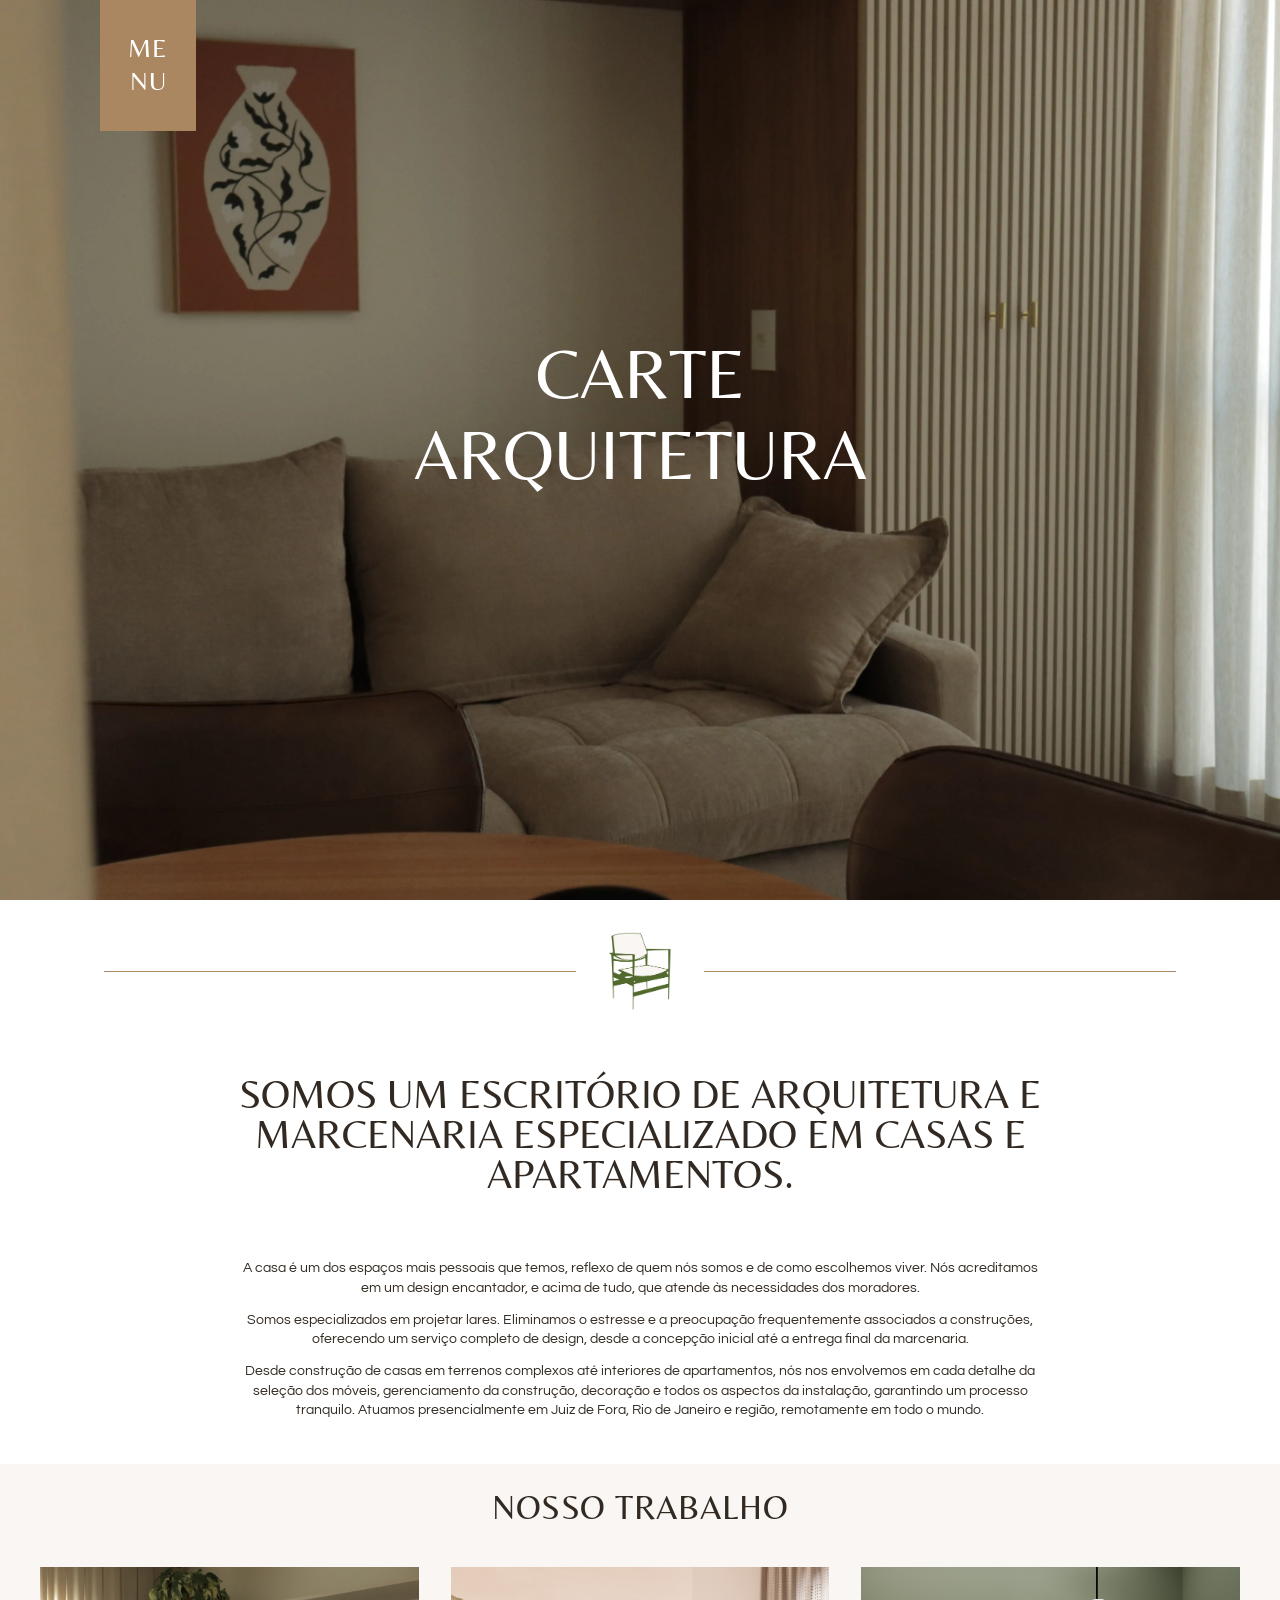
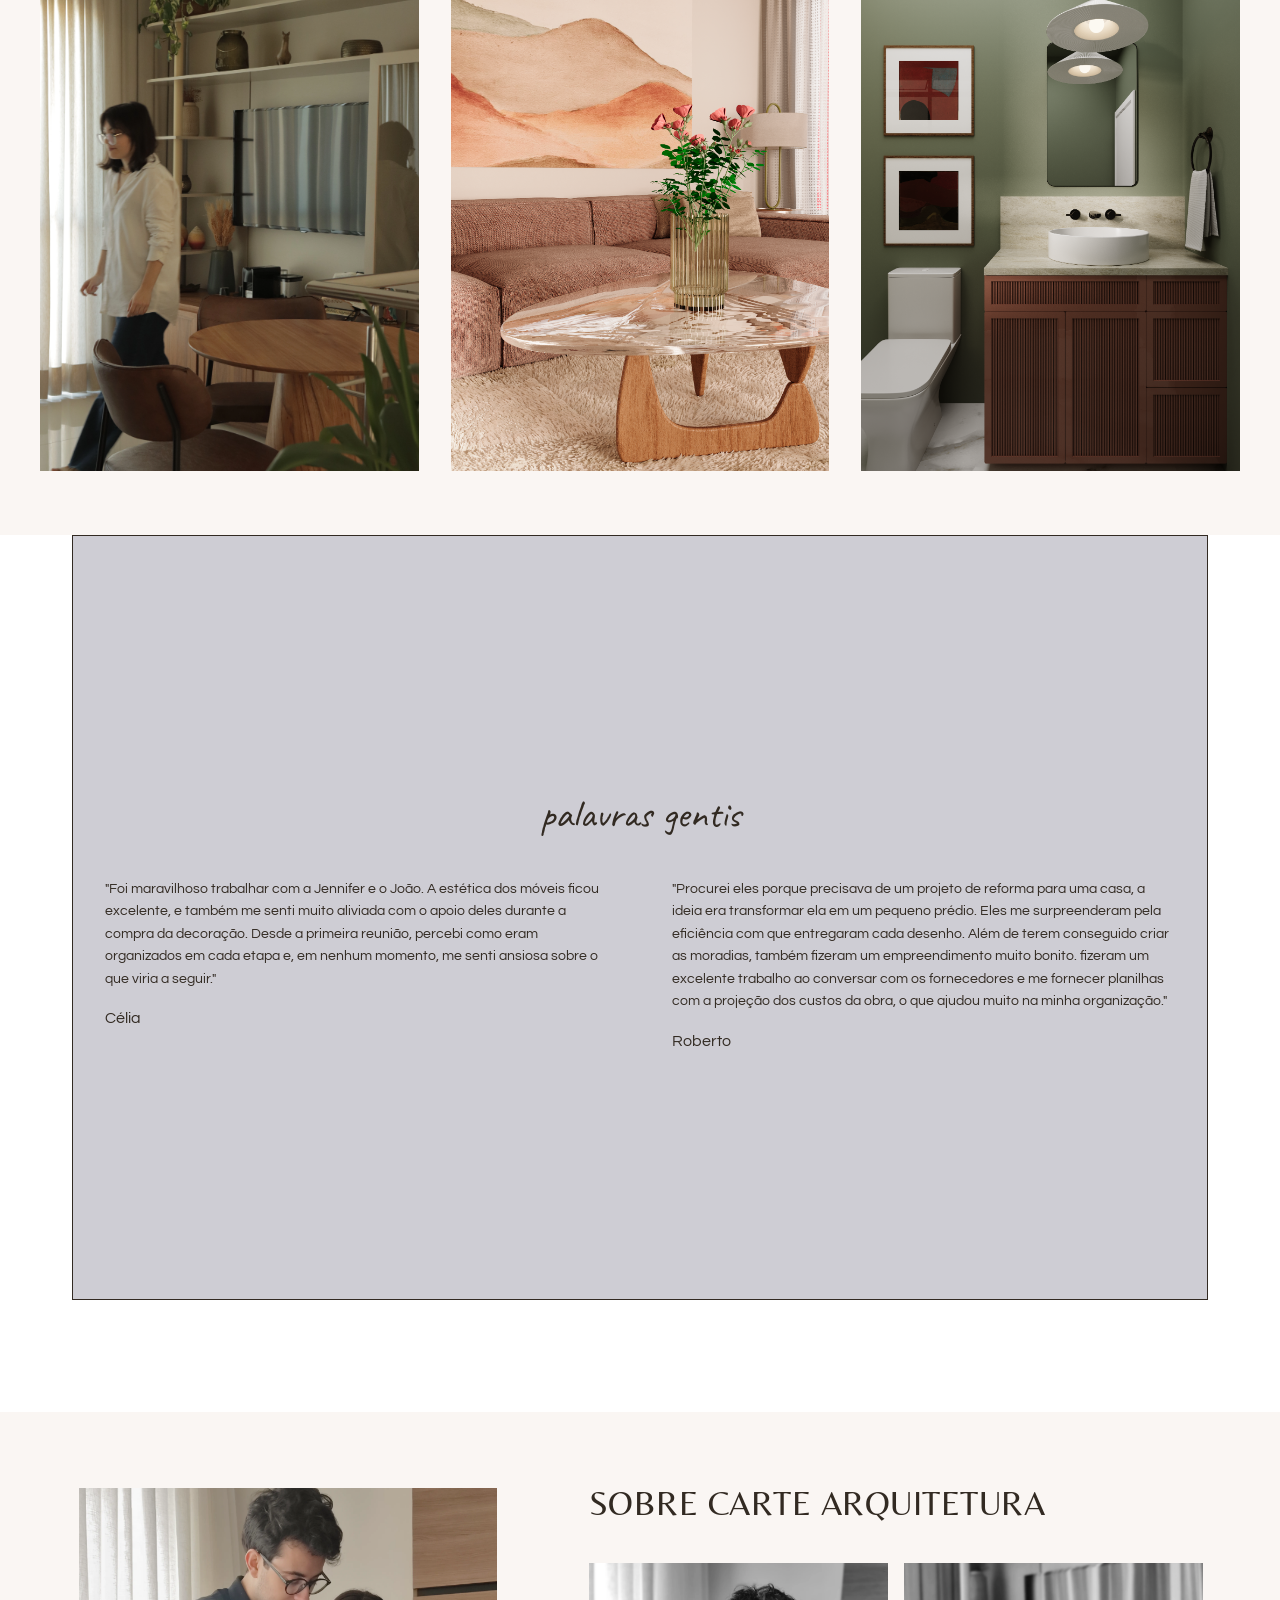
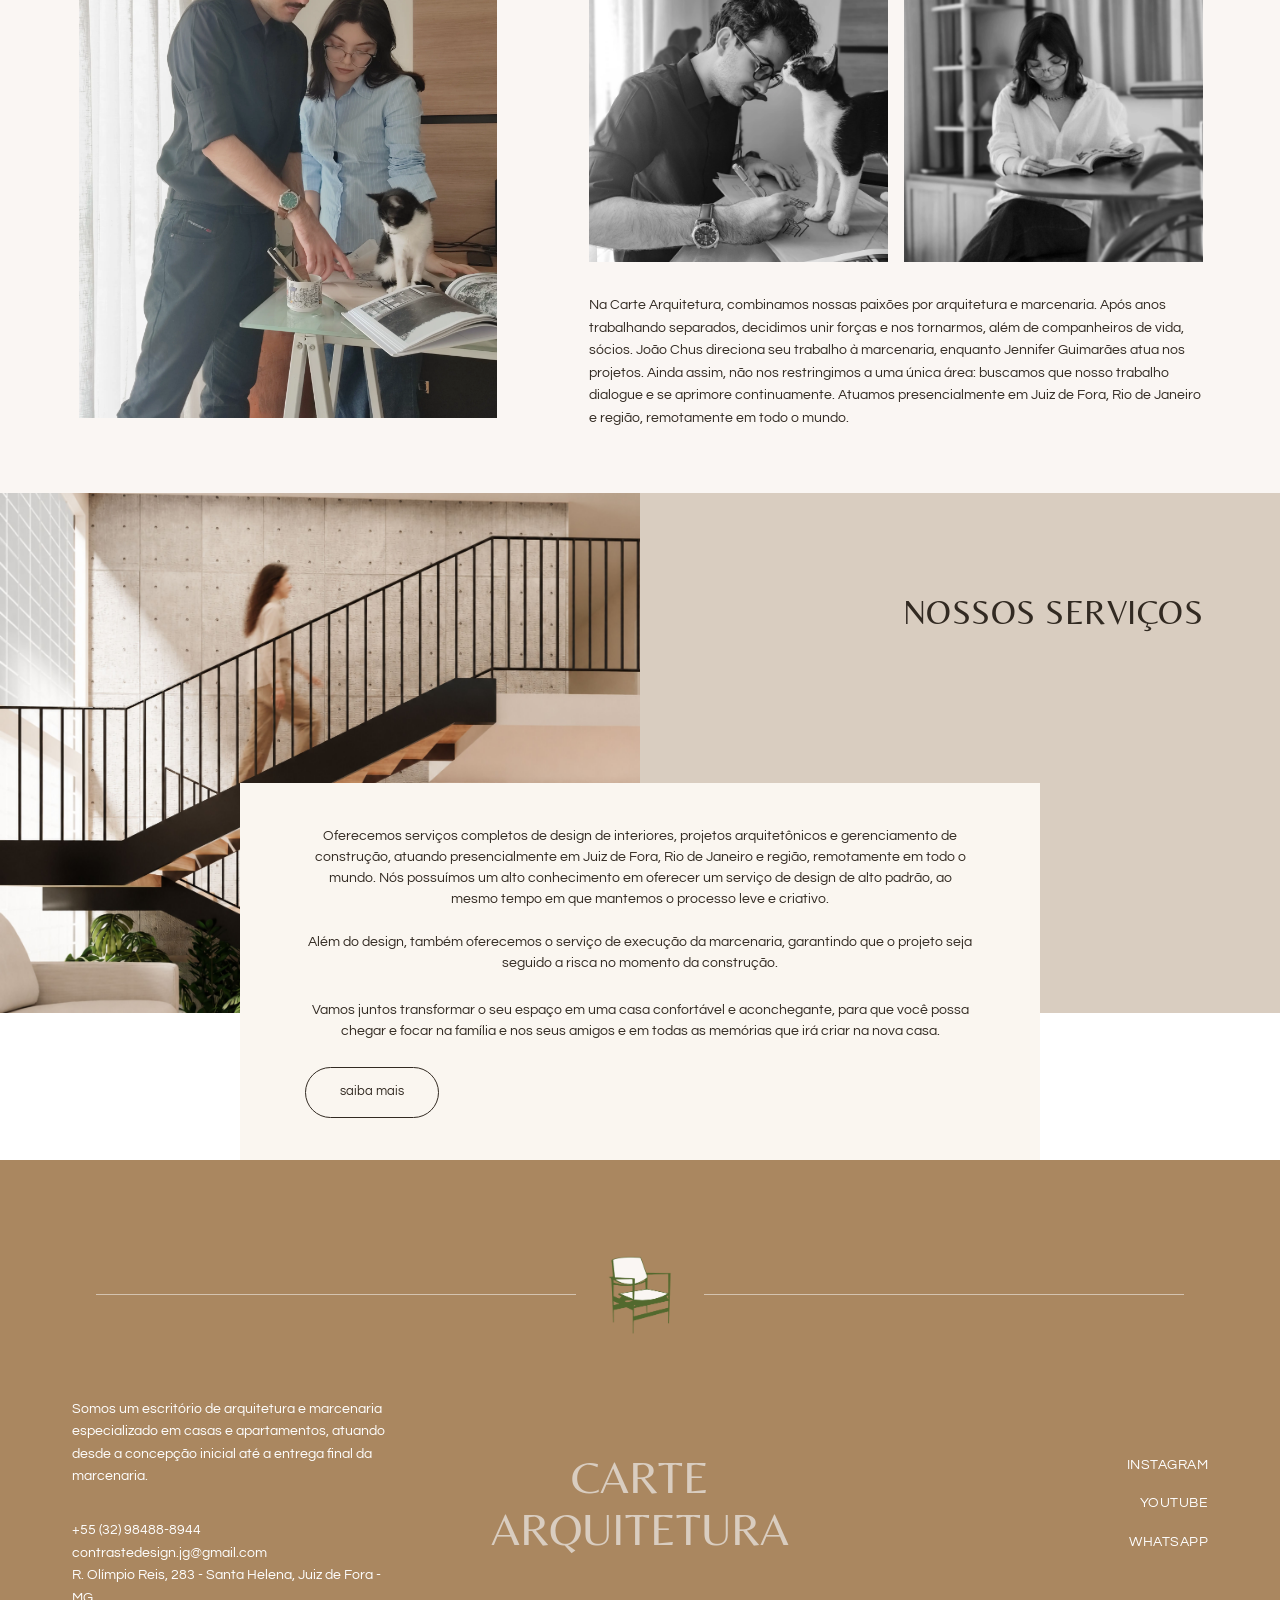
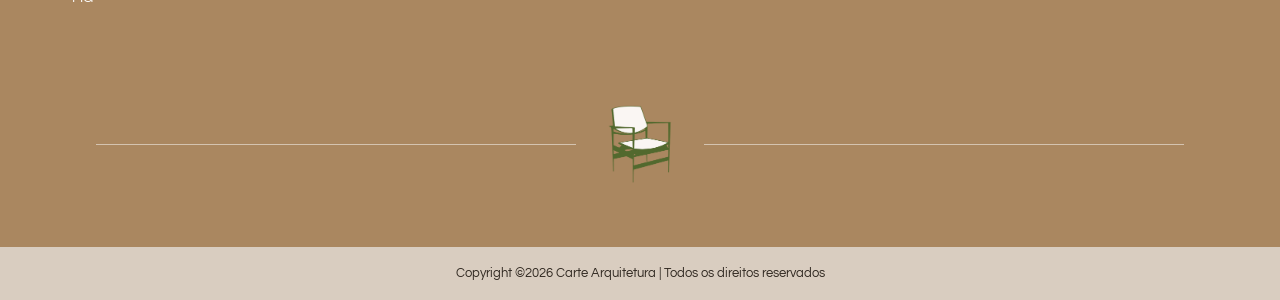
<file: index.html>
<!DOCTYPE html>
<html lang="pt-BR">
<head>
<script type="application/ld+json">
{
  "@context": "https://schema.org",
  "@type": "Architect",
  "name": "Carte Arquitetura",
  "description": "Escritório de arquitetura e marcenaria, especializado em design de interiores para casas e apartamentos.",
  "url": "https://cartearquitetura.com.br/",
  "telephone": "+55-32-98488-8944",
  "email": "contrastedesign.jg@gmail.com",
  "image": "https://cartearquitetura.com.br/hero-bg.jpg",
  "address": {
    "@type": "PostalAddress",
    "addressLocality": "Juiz de Fora",
    "addressRegion": "MG",
    "addressCountry": "BR"
  },
  "areaServed": [
    { "@type": "City", "name": "Juiz de Fora" },
    { "@type": "City", "name": "Rio de Janeiro" }
  ],
  "sameAs": [
    "https://www.instagram.com/contrastedesign.jg/",
    "https://www.youtube.com/@contrastedesignjg"
  ]
}
</script>
<!-- Google tag (gtag.js) -->
<script async src="https://www.googletagmanager.com/gtag/js?id=G-247QB3XGF3"></script>
<script>
  window.dataLayer = window.dataLayer || [];
  function gtag(){dataLayer.push(arguments);}
  gtag('js', new Date());

  gtag('config', 'G-247QB3XGF3');
</script>
<meta name="google-site-verification" content="S3x1yWpjDYBZO-mI0UfkAVxLpwSKcDq6yCak5mZS2Ms" />
<meta charset="UTF-8">
<meta name="viewport" content="width=device-width, initial-scale=1.0">
<title>Carte Arquitetura</title>
<meta name="description" content="Escritório de arquitetura de interiores e marcenaria, especializado em casas e apartamentos.">
<link rel="canonical" href="https://cartearquitetura.com.br">

<link rel="preconnect" href="https://fonts.googleapis.com">
<link rel="preconnect" href="https://fonts.gstatic.com" crossorigin>
<link href="https://fonts.googleapis.com/css2?family=Belleza&family=Questrial&family=Caveat:wght@500;600&display=swap" rel="stylesheet">

<link rel="stylesheet" href="style.css">
<link rel="icon" type="image/png" href="/imagens/favicon.png">
</head>
<body>

<!-- ===================== HERO / HEADER ===================== -->
<header class="hero" id="home">
  <div class="hero__overlay" id="heroOverlay"></div>

  <button class="menu-btn" id="menuBtn" aria-expanded="false" aria-controls="siteNav">
    ME<br>NU
  </button>

  <div class="hero__headline">
    <h1>CARTE<br>ARQUITETURA</h1>
  </div>

  <nav class="site-nav" id="siteNav">
    <div class="site-nav__links">
      <a href="#home" class="nav-link">Home</a>
      <a href="servicos.html" class="nav-link">Serviços</a>
      <a href="#sobre" class="nav-link">Sobre</a>
      <a href="#trabalho" class="nav-link">Portfolio</a>
      <a href="#contato" class="nav-link">Contato</a>
    </div>
    <div class="site-nav__info">
      <p>Somos um escritório de arquitetura e marcenaria especializado em casas e apartamentos, atuando desde a concepção inicial até a entrega final da marcenaria.</p>
      <a href="#contato" class="btn-round">contato</a>
    </div>
  </nav>
</header>

<!-- ===================== INTRO ===================== -->
<section class="intro">
  <div class="divider">
    <img src="imagens/favicon.png" alt="Carte Arquitetura" class="divider__mark">
  </div>
  <div class="intro__content">
    <h2>Somos um escritório de arquitetura e marcenaria especializado em casas e apartamentos.</h2>
    <p>A casa é um dos espaços mais pessoais que temos, reflexo de quem nós somos e de como escolhemos viver. Nós acreditamos em um design encantador, e acima de tudo, que atende às necessidades dos moradores.</p>
    <p>Somos especializados em projetar lares. Eliminamos o estresse e a preocupação frequentemente associados a construções, oferecendo um serviço completo de design, desde a concepção inicial até a entrega final da marcenaria.</p>
    <p>Desde construção de casas em terrenos complexos até interiores de apartamentos, nós nos envolvemos em cada detalhe da seleção dos móveis, gerenciamento da construção, decoração e todos os aspectos da instalação, garantindo um processo tranquilo. Atuamos presencialmente em Juiz de Fora, Rio de Janeiro e região, remotamente em todo o mundo.</p>
  </div>
</section>

<!-- ===================== NOSSO TRABALHO ===================== -->
<section class="trabalho" id="trabalho">
  <h2 class="section-title">NOSSO TRABALHO</h2>
  <div class="trabalho__grid">
    <!-- cada projeto ainda precisa de uma página própria — por enquanto os links apontam para arquivos que vamos criar -->
    <a href="projeto-1.html" class="trabalho__item">
      <img src="imagens/projeto1.webp" alt="Reforma de apartamento em Juiz de Fora com marcenaria e iluminação. Uso de iluminação em camadas para trazer um ambiente mais aconchegante. Integração dos objetos da família no novo projeto.">
    </a>

    <a href="projeto-2.html" class="trabalho__item">
      <img src="imagens/projeto2.webp" alt="Construção de casa de alto padrão em Santos Dumont, Minas Gerais. Casa com estilo mediterrâneo com arcos.">
    </a>

    <a href="projeto-3.html" class="trabalho__item">
      <img src="imagens/projeto3.webp" alt="Reforma de apartamento em Juiz de Fora. Apartamento antigo reformado.">
    </a>
  </div>
</section>

<!-- ===================== DEPOIMENTOS ===================== -->
<section class="depoimentos">
  <div class="depoimentos__card">
    <h2 class="script-title">palavras gentis</h2>
    <div class="depoimentos__grid">
      <blockquote>
        <p>"Foi maravilhoso trabalhar com a Jennifer e o João. A estética dos móveis ficou excelente, e também me senti muito aliviada com o apoio deles durante a compra da decoração. Desde a primeira reunião, percebi como eram organizados em cada etapa e, em nenhum momento, me senti ansiosa sobre o que viria a seguir."</p>
        <cite>Célia</cite>
      </blockquote>
      <blockquote>
        <p>"Procurei eles porque precisava de um projeto de reforma para uma casa, a ideia era transformar ela em um pequeno prédio. Eles me surpreenderam pela eficiência com que entregaram cada desenho. Além de terem conseguido criar as moradias, também fizeram um empreendimento muito bonito.  fizeram um excelente trabalho ao conversar com os fornecedores e me fornecer planilhas com a projeção dos custos da obra, o que ajudou muito na minha organização."</p>
        <cite>Roberto</cite>
      </blockquote>
    </div>
  </div>
</section>

<!-- ===================== SOBRE ===================== -->
<section class="sobre" id="sobre">

  <div class="sobre__image-main">
    <img src="imagens/sobre1.webp" alt="Carte Arquitetura">
  </div>

  <div class="sobre__content">

    <h2 class="section-title">SOBRE CARTE ARQUITETURA</h2>

    <div class="sobre__thumbs">

      <div class="sobre__thumb">
        <img src="imagens/sobre2.webp" alt="Carte Arquitetura">
      </div>

      <div class="sobre__thumb">
        <img src="imagens/sobre3.webp" alt="Carte Arquitetura">
      </div>

    </div>

    <p>Na Carte Arquitetura, combinamos nossas paixões por arquitetura e marcenaria. Após anos trabalhando separados, decidimos unir forças e nos tornarmos, além de companheiros de vida, sócios. João Chus direciona seu trabalho à marcenaria, enquanto Jennifer Guimarães atua nos projetos. Ainda assim, não nos restringimos a uma única área: buscamos que nosso trabalho dialogue e se aprimore continuamente. Atuamos presencialmente em Juiz de Fora, Rio de Janeiro e região, remotamente em todo o mundo.</p>

  </div>

</section>

<!-- ===================== NOSSOS SERVIÇOS ===================== -->
<section class="servicos" id="servicos">
  <div class="servicos__photo"></div>
  <div class="servicos__panel">
    <h2 class="section-title">NOSSOS SERVIÇOS</h2>
  </div>
  <div class="servicos__card">
    <p>Oferecemos serviços completos de design de interiores, projetos arquitetônicos e gerenciamento de construção, atuando presencialmente em Juiz de Fora, Rio de Janeiro e região, remotamente em todo o mundo. Nós possuímos um alto conhecimento em oferecer um serviço de design de alto padrão, ao mesmo tempo em que mantemos o processo leve e criativo.<br><br>Além do design, também oferecemos o serviço de execução da marcenaria, garantindo que o projeto seja seguido a risca no momento da construção.</p>
    <p>Vamos juntos transformar o seu espaço em uma casa confortável e aconchegante, para que você possa chegar e focar na família e nos seus amigos e em todas as memórias que irá criar na nova casa.</p>
  <a href="servicos.html" class="btn-round">saiba mais</a>
  </div>
</section>

<!-- ===================== FOOTER / CONTATO ===================== -->
<footer class="footer" id="contato">
  <div class="divider divider--light">
    <img src="imagens/favicon.png" alt="" class="divider__mark">
  </div>

  <div class="footer__content">
    <div class="footer__info">
      <p>Somos um escritório de arquitetura e marcenaria especializado em casas e apartamentos, atuando desde a concepção inicial até a entrega final da marcenaria.</p>
      <p class="footer__contact">
        <a href="tel:+5532984888944">+55 (32) 98488-8944</a><br>
        <a href="mailto:contrastedesign.jg@gmail.com">contrastedesign.jg@gmail.com</a>
        <a href="tel:+5532984888944">R. Olímpio Reis, 283 - Santa Helena, Juiz de Fora - MG</a>
      </p>
    </div>

    <div class="footer__wordmark">
      <h2>CARTE<br>ARQUITETURA</h2>
    </div>

    <div class="footer__social">
      <a href="https://www.instagram.com/contrastedesign.jg/" target="_blank" rel="noopener">Instagram</a>
      <a href="https://www.youtube.com/@contrastedesignjg" target="_blank" rel="noopener">Youtube</a>
      <a href="https://api.whatsapp.com/send/?phone=5532984888944&text&type=phone_number&app_absent=0" target="_blank" rel="noopener noreferrer">WhatsApp</a>
    </div>
  </div>

  <div class="divider divider--light">
    <img src="imagens/favicon.png" alt="" class="divider__mark">
  </div>

  <div class="footer__bottom">
    <p>Copyright ©2026 Carte Arquitetura | Todos os direitos reservados</p>
  </div>
</footer>

<script src="script.js"></script>
</body>
</html>
</file>
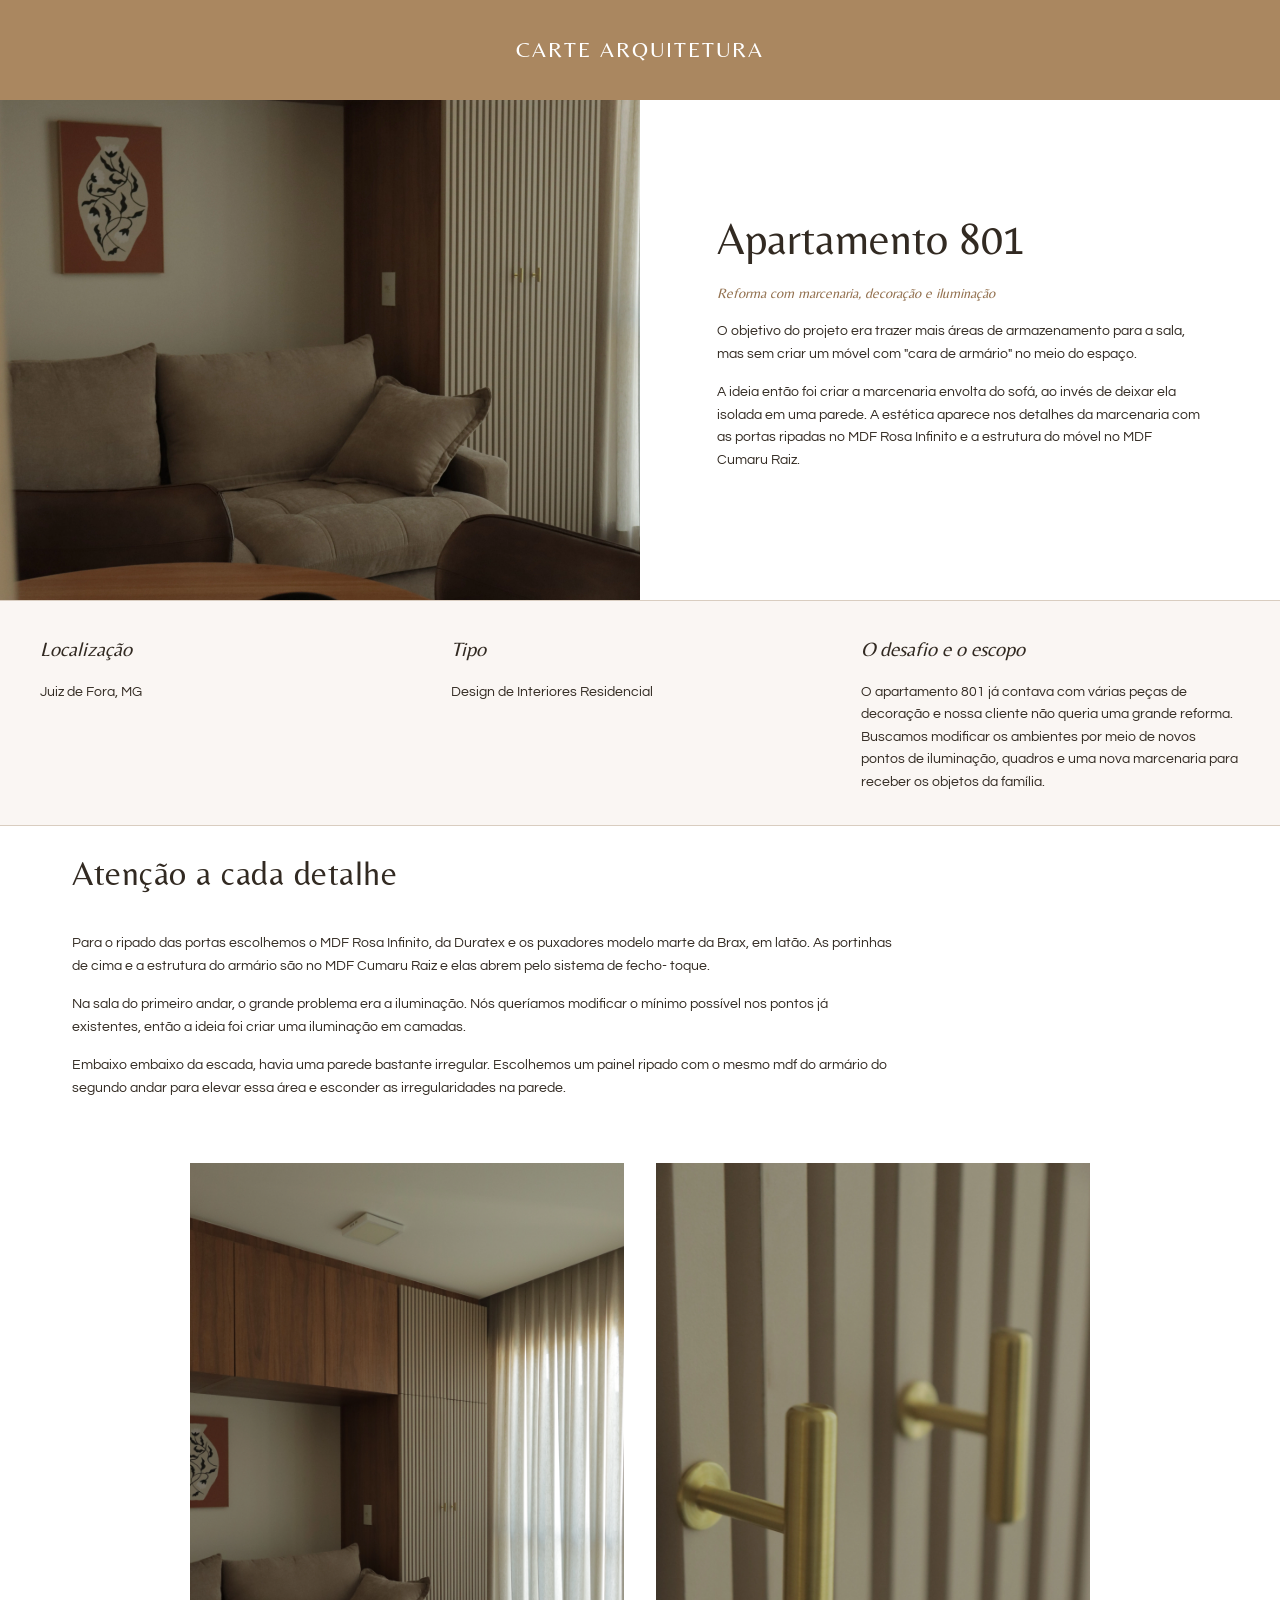
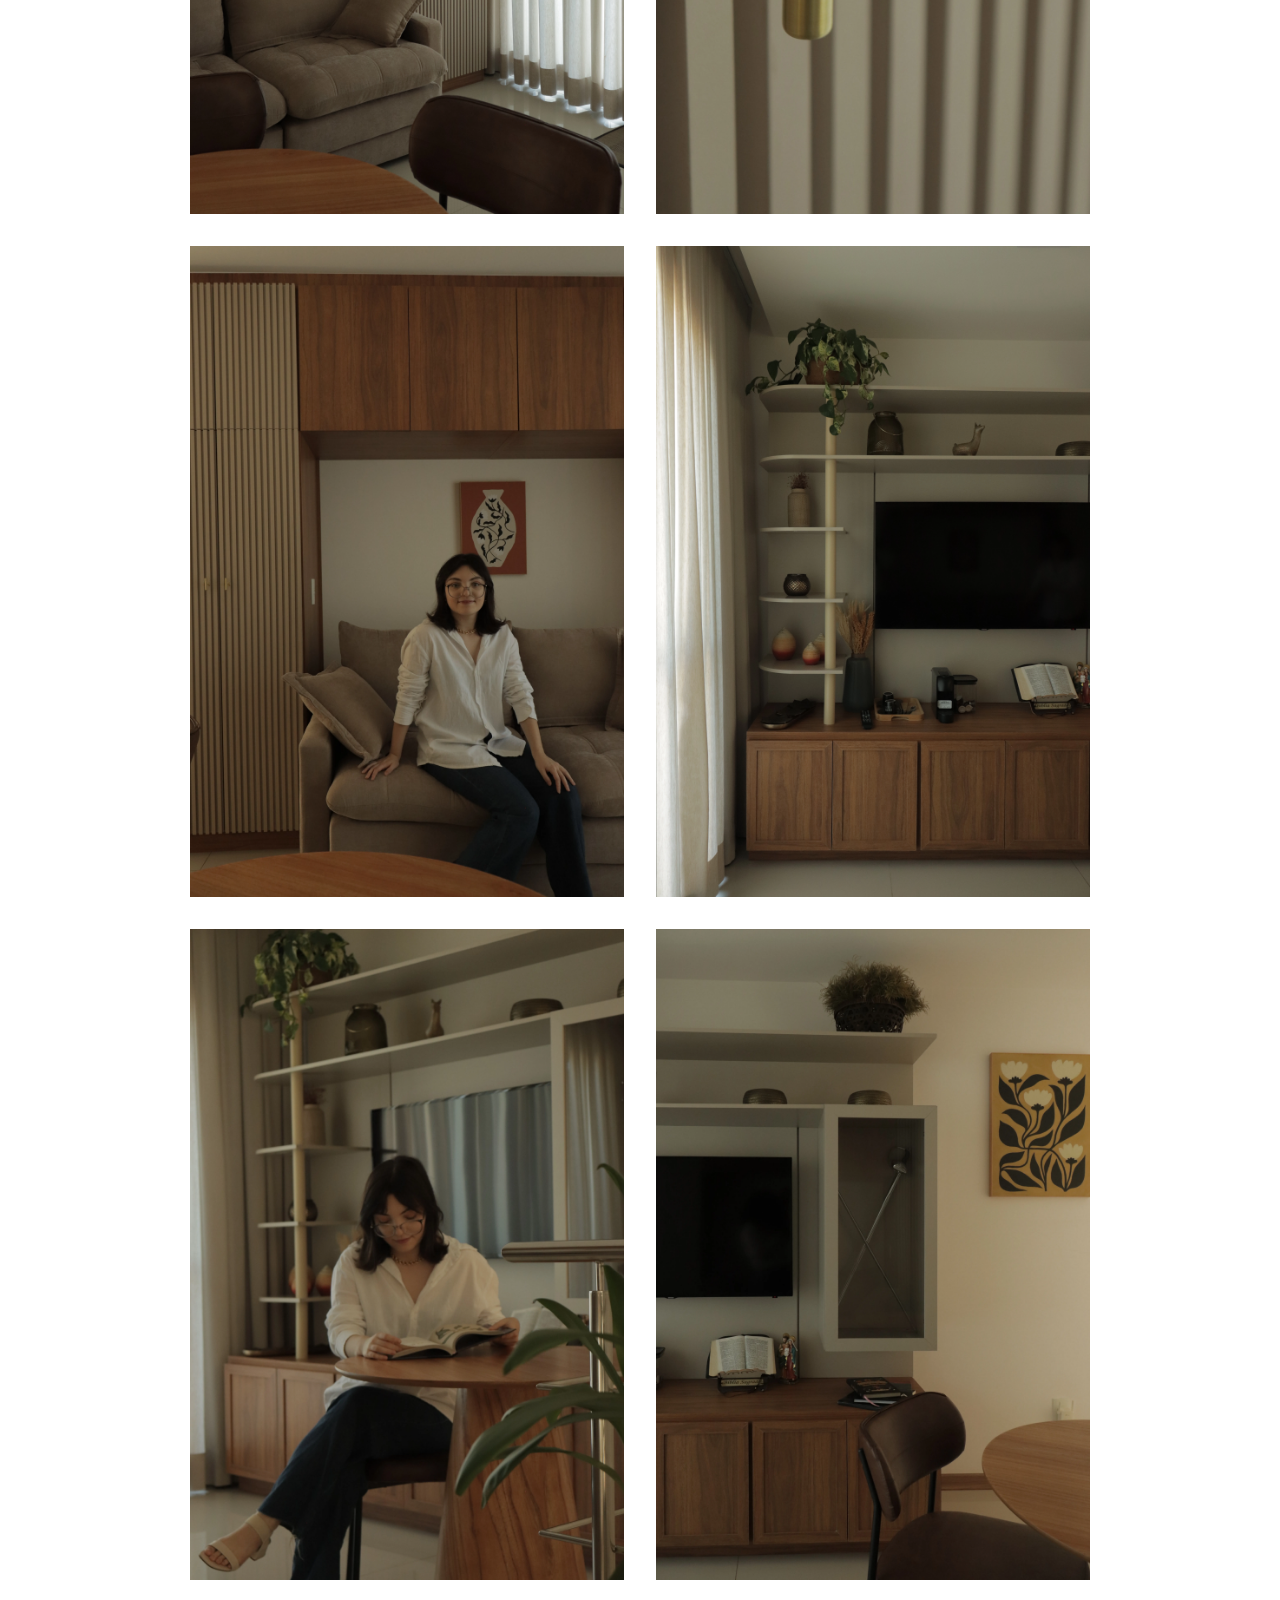
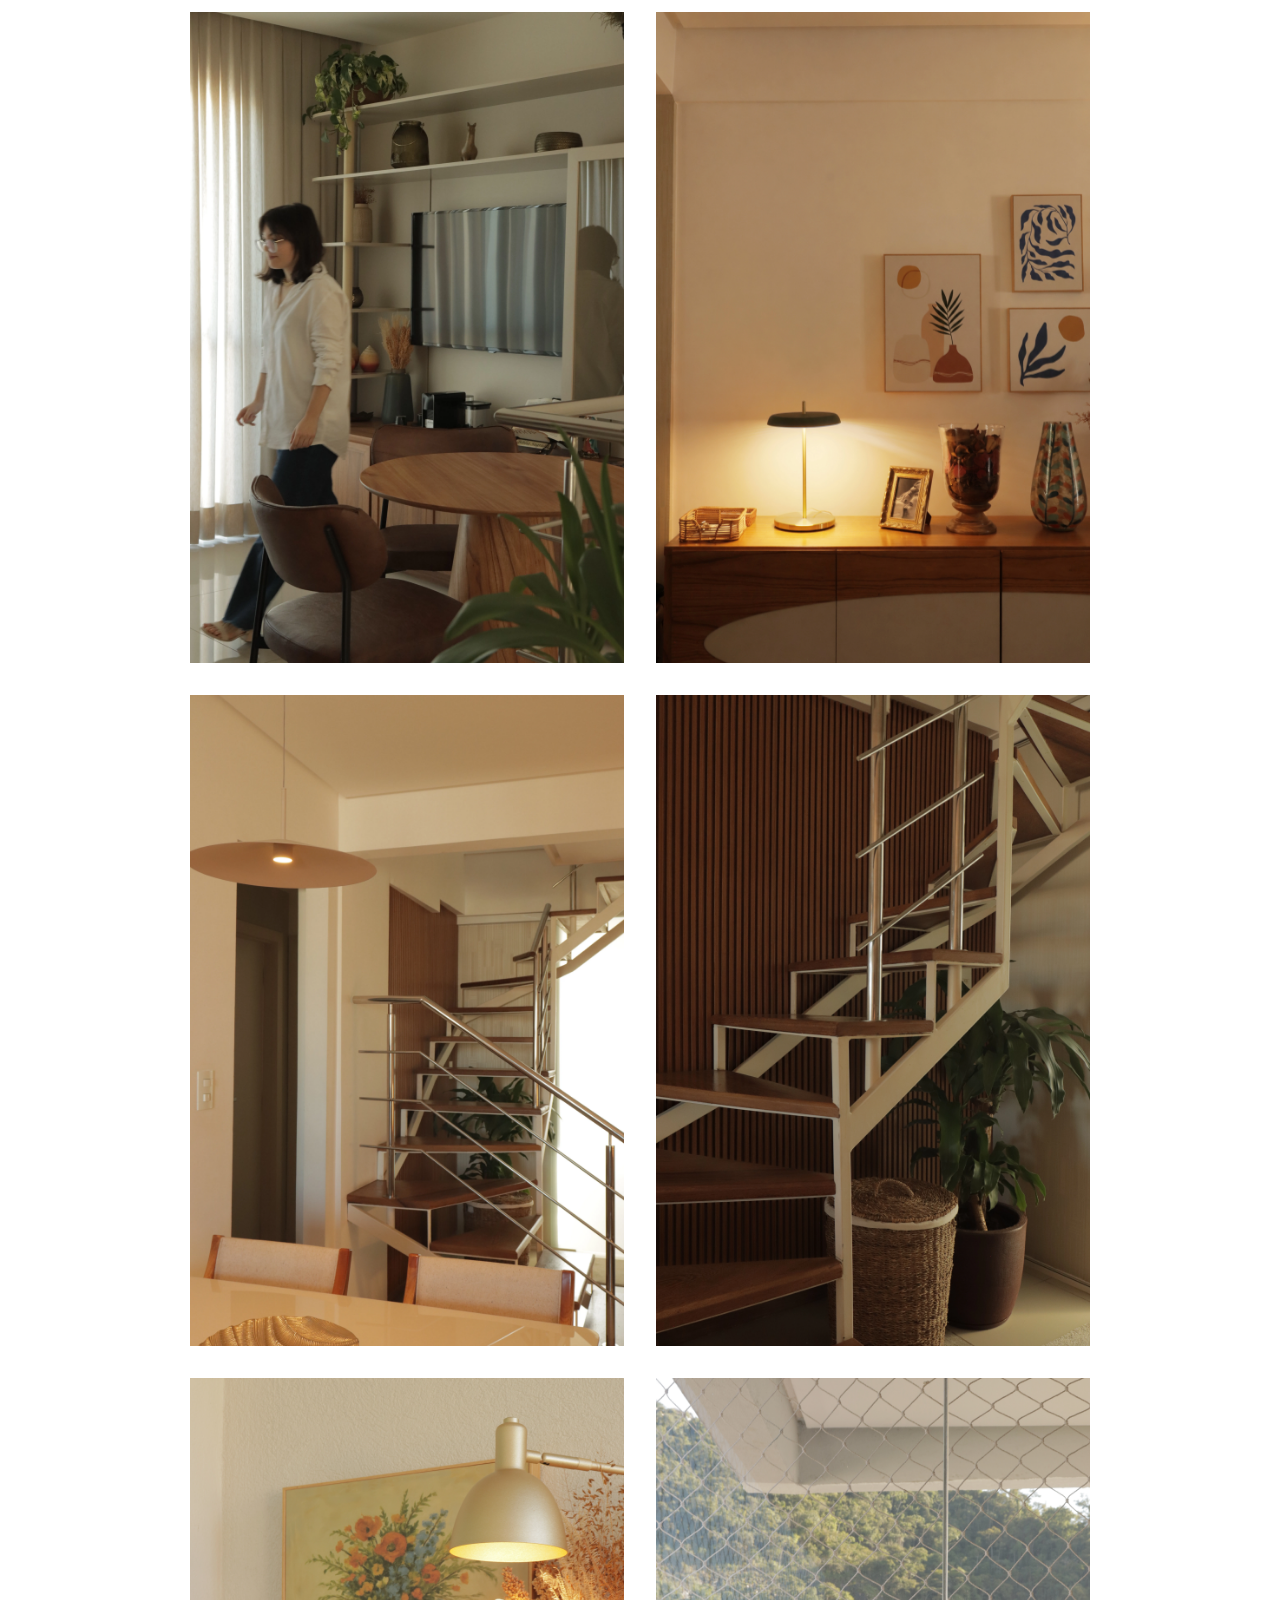
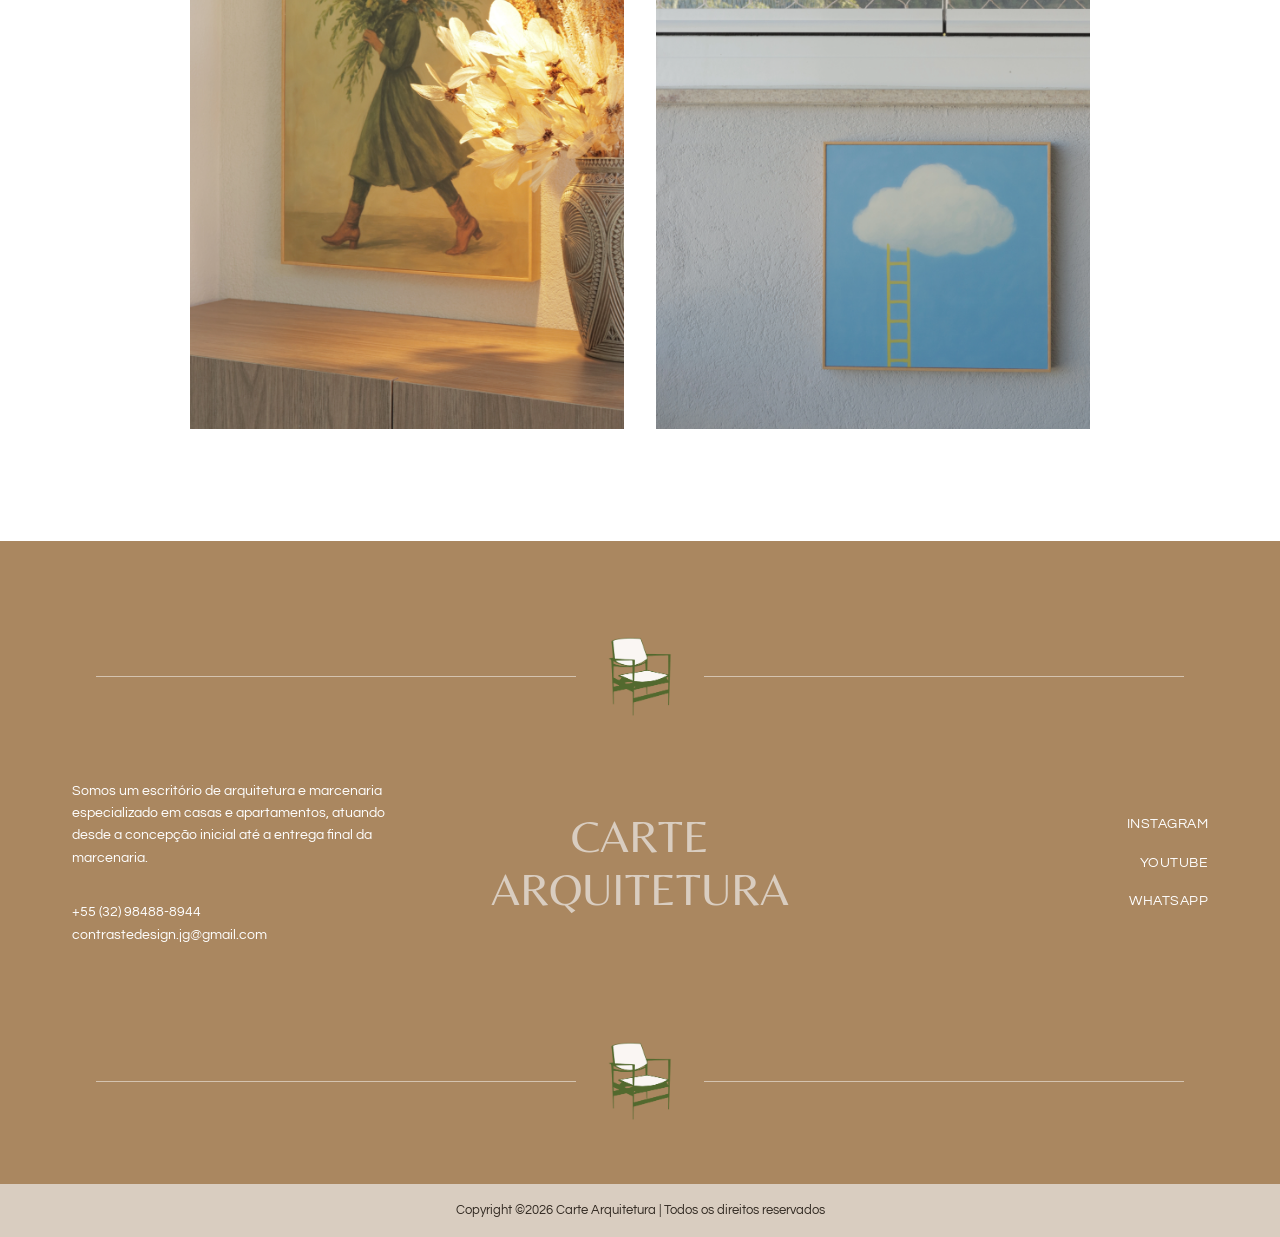
<file: projeto-1.html>
<!DOCTYPE html>
<html lang="pt-BR">
<head>
<!-- Google tag (gtag.js) -->
<script async src="https://www.googletagmanager.com/gtag/js?id=G-247QB3XGF3"></script>
<script>
  window.dataLayer = window.dataLayer || [];
  function gtag(){dataLayer.push(arguments);}
  gtag('js', new Date());

  gtag('config', 'G-247QB3XGF3');
</script>
<meta charset="UTF-8">
<meta name="viewport" content="width=device-width, initial-scale=1.0">
<title>Apartamento 801 | Carte Arquitetura</title>
<meta name="description" content="Projeto de reforma design de interiores — Apartamento 801, por Carte Arquitetura.">
<link rel="canonical" href="https://cartearquitetura.com.br">

<link rel="preconnect" href="https://fonts.googleapis.com">
<link rel="preconnect" href="https://fonts.gstatic.com" crossorigin>
<link href="https://fonts.googleapis.com/css2?family=Belleza&family=Questrial&family=Caveat:wght@500;600&display=swap" rel="stylesheet">

<link rel="stylesheet" href="style.css">
<link rel="icon" type="image/png" href="imagens/favicon.png">
</head>
<body>

<!-- ===================== BARRA COMPACTA ===================== -->
<header class="hero hero--compact">
  <div class="hero__overlay" id="heroOverlay"></div>

<button class="menu-btn" id="menuBtn" aria-expanded="false" aria-controls="siteNav">
  <span></span>
  <span></span>
  <span></span>
</button>

  <a href="index.html" class="hero--compact__brand">Carte Arquitetura</a>

  <nav class="site-nav" id="siteNav">
    <div class="site-nav__links">
      <a href="index.html#home" class="nav-link">Home</a>
      <a href="servicos.html" class="nav-link">Serviços</a>
      <a href="index.html#sobre" class="nav-link">Sobre</a>
      <a href="index.html#trabalho" class="nav-link">Portfolio</a>
      <a href="index.html#contato" class="nav-link">Contato</a>
    </div>
    <div class="site-nav__info">
      <p>Somos um escritório de arquitetura e marcenaria especializado em casas e apartamentos, atuando desde a concepção inicial até a entrega final da marcenaria.</p>
      <a href="index.html#contato" class="btn-round">contato</a>
    </div>
  </nav>
</header>

<!-- ===================== HERO DO PROJETO ===================== -->
<section class="projeto__hero">
  <div class="projeto__hero-image">
    <img src="apto 801/1.webp" alt="Projeto Carte Arquitetura">
  </div>
  <div class="projeto__hero-content">
    <h1>Apartamento 801</h1>
    <p class="projeto__tagline">Reforma com marcenaria, decoração e iluminação</p>
    <p>O objetivo do projeto era trazer mais áreas de armazenamento para a sala, mas sem criar um móvel com "cara de armário" no meio do espaço.</p>
    <p>A ideia então foi criar a marcenaria envolta do sofá, ao invés de deixar ela isolada em uma parede. A estética aparece nos detalhes da marcenaria com as portas ripadas no MDF Rosa Infinito e a estrutura do móvel no MDF Cumaru Raiz.</p>
  </div>
</section>

<!-- ===================== FICHA TÉCNICA ===================== -->
<section class="projeto__info">
  <div class="projeto__info-grid">
    <div>
      <h3>Localização</h3>
      <p>Juiz de Fora, MG</p>
    </div>
    <div>
      <h3>Tipo</h3>
      <p>Design de Interiores Residencial</p>
    </div>
    <div>
      <h3>O desafio e o escopo</h3>
      <p>O apartamento 801 já contava com várias peças de decoração e nossa cliente não queria uma grande reforma. Buscamos modificar os ambientes por meio de novos pontos de iluminação, quadros e uma nova marcenaria para receber os objetos da família.</p>
    </div>
  </div>
</section>

<!-- ===================== DETALHES DO PROJETO ===================== -->
<section class="projeto__detail">
  <h2 class="section-title">Atenção a cada detalhe</h2>
  <p>Para o ripado das portas escolhemos o MDF Rosa Infinito, da Duratex e os puxadores modelo marte da Brax, em latão. As portinhas de cima e a estrutura do armário são no MDF Cumaru Raiz e elas abrem pelo sistema de fecho- toque.</p>
  <p>Na sala do primeiro andar, o grande problema era a iluminação. Nós queríamos modificar o mínimo possível nos pontos já existentes, então a ideia foi criar uma iluminação em camadas.</p>
  <p>Embaixo embaixo da escada, havia uma parede bastante irregular. Escolhemos um painel ripado com o mesmo mdf do armário do segundo andar para elevar essa área e esconder as irregularidades na parede.</p>

  <div class="projeto__gallery">
    <img src="apto 801/2.webp" alt="Carte Arquitetura">
    <img src="apto 801/3.webp" alt="Carte Arquitetura">
    <img src="apto 801/4.webp" alt="Carte Arquitetura">
    <img src="apto 801/5.webp" alt="Carte Arquitetura">
    <img src="apto 801/6.webp" alt="Carte Arquitetura">
    <img src="apto 801/7.webp" alt="Carte Arquitetura">
    <img src="apto 801/8.webp" alt="Carte Arquitetura">
    <img src="apto 801/9.webp" alt="Carte Arquitetura">
    <img src="apto 801/10.webp" alt="Carte Arquitetura">
    <img src="apto 801/11.webp" alt="Carte Arquitetura">
    <img src="apto 801/12.webp" alt="Carte Arquitetura">
    <img src="apto 801/13.webp" alt="Carte Arquitetura">
  </div>
</section>

<!-- ===================== FOOTER / CONTATO ===================== -->
<footer class="footer" id="contato">
  <div class="divider divider--light">
    <img src="imagens/favicon.png" alt="" class="divider__mark">
  </div>

  <div class="footer__content">
    <div class="footer__info">
      <p>Somos um escritório de arquitetura e marcenaria especializado em casas e apartamentos, atuando desde a concepção inicial até a entrega final da marcenaria.</p>
      <p class="footer__contact">
        <a href="tel:+5532984888944">+55 (32) 98488-8944</a><br>
        <a href="mailto:contrastedesign.jg@gmail.com">contrastedesign.jg@gmail.com</a>
      </p>
    </div>

    <div class="footer__wordmark">
      <h2>CARTE<br>ARQUITETURA</h2>
    </div>

    <div class="footer__social">
      <a href="https://www.instagram.com/contrastedesign.jg/" target="_blank" rel="noopener">Instagram</a>
      <a href="https://www.youtube.com/@contrastedesignjg" target="_blank" rel="noopener">Youtube</a>
      <a href="https://api.whatsapp.com/send/?phone=5532984888944&text&type=phone_number&app_absent=0" target="_blank" rel="noopener noreferrer">WhatsApp</a>
    </div>
  </div>

  <div class="divider divider--light">
    <img src="imagens/favicon.png" alt="" class="divider__mark">
  </div>

  <div class="footer__bottom">
    <p>Copyright ©2026 Carte Arquitetura | Todos os direitos reservados</p>
  </div>
</footer>

<script src="script.js"></script>
</body>
</html>
</file>
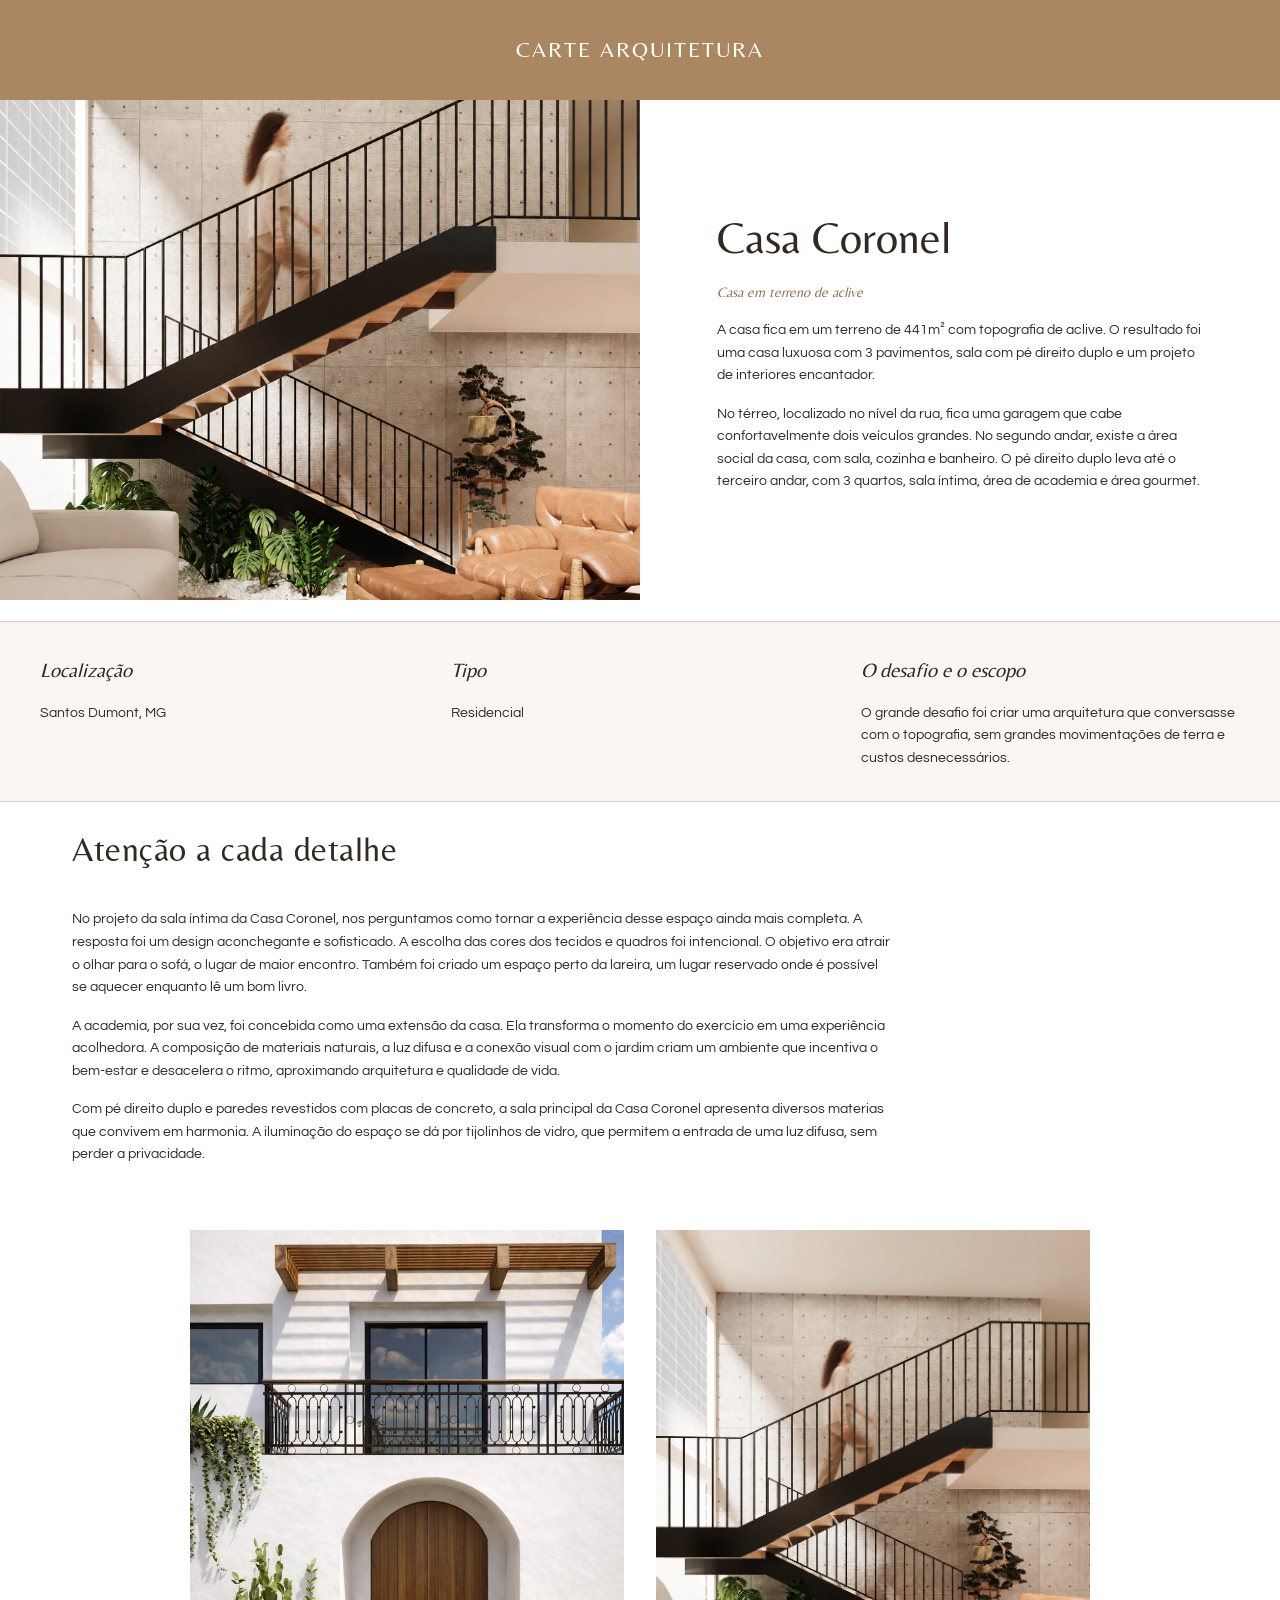
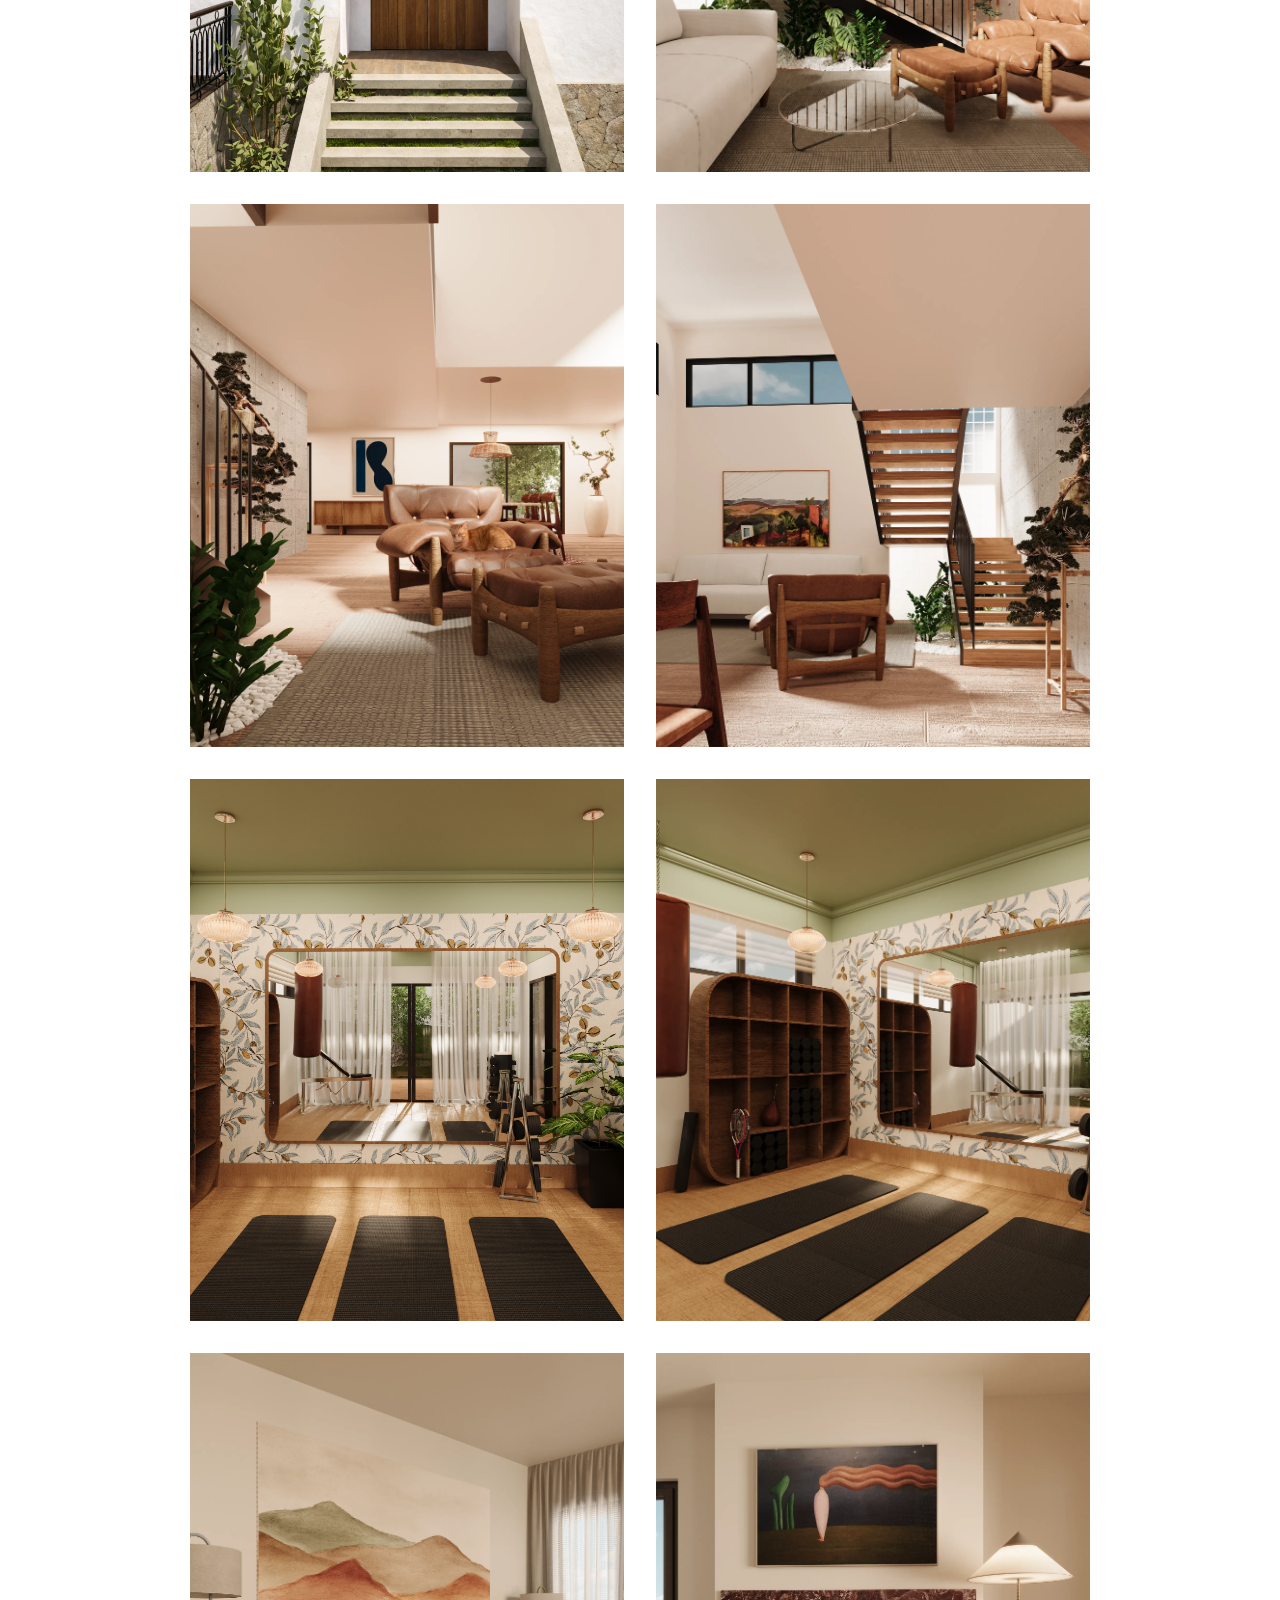
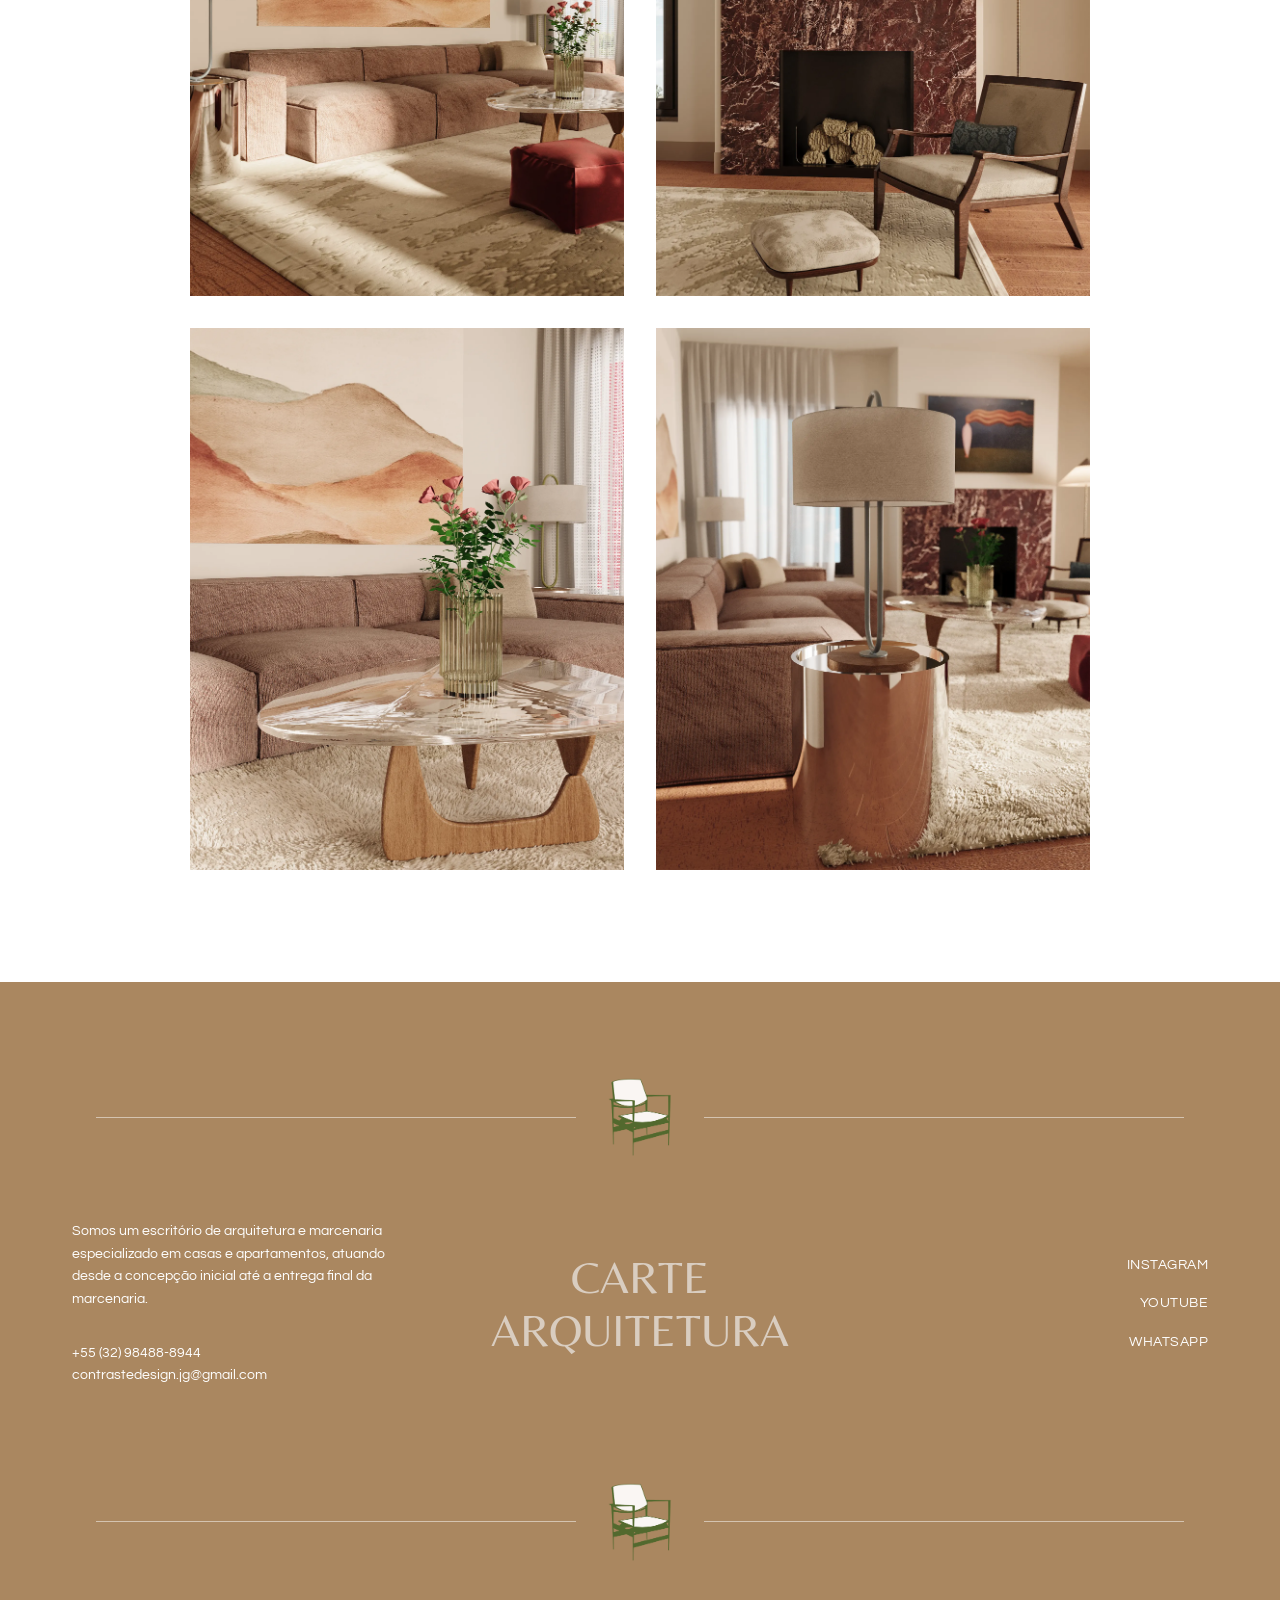
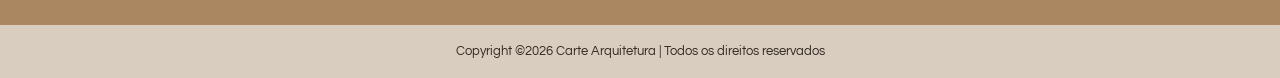
<file: projeto-2.html>
<!DOCTYPE html>
<html lang="pt-BR">
<head>
<!-- Google tag (gtag.js) -->
<script async src="https://www.googletagmanager.com/gtag/js?id=G-247QB3XGF3"></script>
<script>
  window.dataLayer = window.dataLayer || [];
  function gtag(){dataLayer.push(arguments);}
  gtag('js', new Date());

  gtag('config', 'G-247QB3XGF3');
</script>
<meta charset="UTF-8">
<meta name="viewport" content="width=device-width, initial-scale=1.0">
<title>Casa Coronel | Carte Arquitetura</title>
<meta name="description" content="Projeto de casa com estilo mediterrâneo — Casa Coronel, por Carte Arquitetura.">
<link rel="canonical" href="https://cartearquitetura.com.br">

<link rel="preconnect" href="https://fonts.googleapis.com">
<link rel="preconnect" href="https://fonts.gstatic.com" crossorigin>
<link href="https://fonts.googleapis.com/css2?family=Belleza&family=Questrial&family=Caveat:wght@500;600&display=swap" rel="stylesheet">

<link rel="stylesheet" href="style.css">
<link rel="icon" type="image/png" href="imagens/favicon.png">
</head>
<body>

<!-- ===================== BARRA COMPACTA ===================== -->
<header class="hero hero--compact">
  <div class="hero__overlay" id="heroOverlay"></div>

<button class="menu-btn" id="menuBtn" aria-expanded="false" aria-controls="siteNav">
  <span></span>
  <span></span>
  <span></span>
</button>

  <a href="index.html" class="hero--compact__brand">Carte Arquitetura</a>

  <nav class="site-nav" id="siteNav">
    <div class="site-nav__links">
      <a href="index.html#home" class="nav-link">Home</a>
      <a href="servicos.html" class="nav-link">Serviços</a>
      <a href="index.html#sobre" class="nav-link">Sobre</a>
      <a href="index.html#trabalho" class="nav-link">Portfolio</a>
      <a href="index.html#contato" class="nav-link">Contato</a>
    </div>
    <div class="site-nav__info">
      <p>Somos um escritório de arquitetura e marcenaria especializado em casas e apartamentos, atuando desde a concepção inicial até a entrega final da marcenaria.</p>
      <a href="index.html#contato" class="btn-round">contato</a>
    </div>
  </nav>
</header>

<!-- ===================== HERO DO PROJETO ===================== -->
<section class="projeto__hero">
  <div class="projeto__hero-image">
    <img src="casa coronel/3.webp" alt="Projeto Carte Arquitetura">
  </div>
  <div class="projeto__hero-content">
    <h1>Casa Coronel</h1>
    <p class="projeto__tagline">Casa em terreno de aclive</p>
    <p>A casa fica em um terreno de 441m² com topografia de aclive. O resultado foi uma casa luxuosa com 3 pavimentos, sala com pé direito duplo e um projeto de interiores encantador.</p>
    <p>No térreo, localizado no nível da rua, fica uma garagem que cabe confortavelmente dois veículos grandes. No segundo andar, existe a área social da casa, com sala, cozinha e banheiro. O pé direito duplo leva até o terceiro andar, com 3 quartos, sala íntima, área de academia e área gourmet.</p>
  </div>
</section>

<!-- ===================== FICHA TÉCNICA ===================== -->
<section class="projeto__info">
  <div class="projeto__info-grid">
    <div>
      <h3>Localização</h3>
      <p>Santos Dumont, MG</p>
    </div>
    <div>
      <h3>Tipo</h3>
      <p>Residencial</p>
    </div>
    <div>
      <h3>O desafio e o escopo</h3>
      <p>O grande desafio foi criar uma arquitetura que conversasse com o topografia, sem grandes movimentações de terra e custos desnecessários.</p>
    </div>
  </div>
</section>

<!-- ===================== DETALHES DO PROJETO ===================== -->
<section class="projeto__detail">
  <h2 class="section-title">Atenção a cada detalhe</h2>
  <p>No projeto da sala íntima da Casa Coronel, nos perguntamos como tornar a experiência desse espaço ainda mais completa. A resposta foi um design aconchegante e sofisticado. A escolha das cores dos tecidos e quadros foi intencional. O objetivo era atrair o olhar para o sofá, o lugar de maior encontro. Também foi criado um espaço perto da lareira, um lugar reservado onde é possível se aquecer enquanto lê um bom livro.</p>
  <p>A academia, por sua vez, foi concebida como uma extensão da casa. Ela transforma o momento do exercício em uma experiência acolhedora. A composição de materiais naturais, a luz difusa e a conexão visual com o jardim criam um ambiente que incentiva o bem-estar e desacelera o ritmo, aproximando arquitetura e qualidade de vida.</p>
  <p>Com pé direito duplo e paredes revestidos com placas de concreto, a sala principal da Casa Coronel apresenta diversos materias que convivem em harmonia. A iluminação do espaço se dá por tijolinhos de vidro, que permitem a entrada de uma luz difusa, sem perder a privacidade.</p>

  <div class="projeto__gallery">
    <img src="casa coronel/2.webp" alt="Projeto Carte Arquitetura">
    <img src="casa coronel/3.webp" alt="Projeto Carte Arquitetura">
    <img src="casa coronel/4.webp" alt="Projeto Carte Arquitetura">
    <img src="casa coronel/5.webp" alt="Projeto Carte Arquitetura">
    <img src="casa coronel/6.webp" alt="Projeto Carte Arquitetura">
    <img src="casa coronel/7.webp" alt="Projeto Carte Arquitetura">
    <img src="casa coronel/8.webp" alt="Projeto Carte Arquitetura">
    <img src="casa coronel/9.webp" alt="Projeto Carte Arquitetura">
    <img src="casa coronel/10.webp" alt="Projeto Carte Arquitetura">
    <img src="casa coronel/11.webp" alt="Projeto Carte Arquitetura">
  </div>
</section>

<!-- ===================== FOOTER / CONTATO ===================== -->
<footer class="footer" id="contato">
  <div class="divider divider--light">
    <img src="imagens/favicon.png" alt="" class="divider__mark">
  </div>

  <div class="footer__content">
    <div class="footer__info">
      <p>Somos um escritório de arquitetura e marcenaria especializado em casas e apartamentos, atuando desde a concepção inicial até a entrega final da marcenaria.</p>
      <p class="footer__contact">
        <a href="tel:+5532984888944">+55 (32) 98488-8944</a><br>
        <a href="mailto:contrastedesign.jg@gmail.com">contrastedesign.jg@gmail.com</a>
      </p>
    </div>

    <div class="footer__wordmark">
      <h2>CARTE<br>ARQUITETURA</h2>
    </div>

    <div class="footer__social">
      <a href="https://www.instagram.com/contrastedesign.jg/" target="_blank" rel="noopener">Instagram</a>
      <a href="https://www.youtube.com/@contrastedesignjg" target="_blank" rel="noopener">Youtube</a>
      <a href="https://api.whatsapp.com/send/?phone=5532984888944&text&type=phone_number&app_absent=0" target="_blank" rel="noopener noreferrer">WhatsApp</a>
    </div>
  </div>

  <div class="divider divider--light">
    <img src="imagens/favicon.png" alt="" class="divider__mark">
  </div>

  <div class="footer__bottom">
    <p>Copyright ©2026 Carte Arquitetura | Todos os direitos reservados</p>
  </div>
</footer>

<script src="script.js"></script>
</body>
</html>
</file>
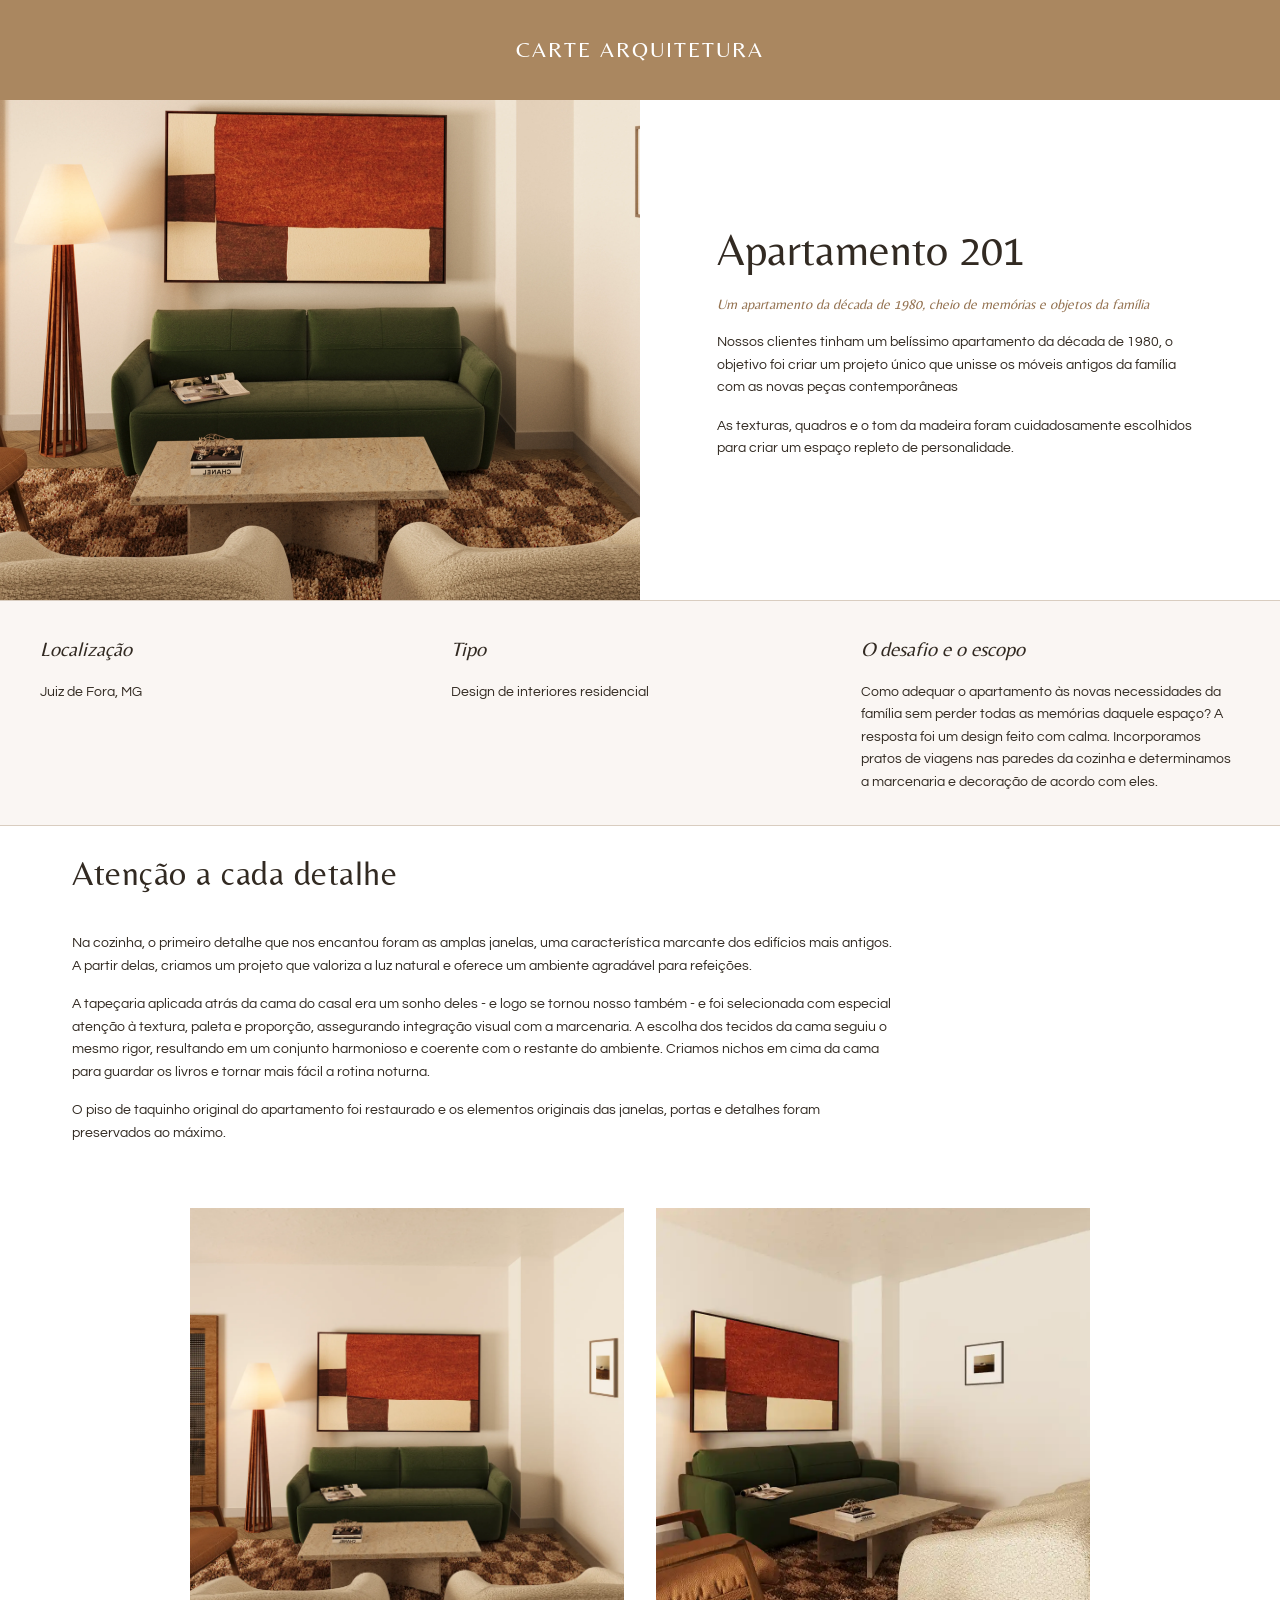
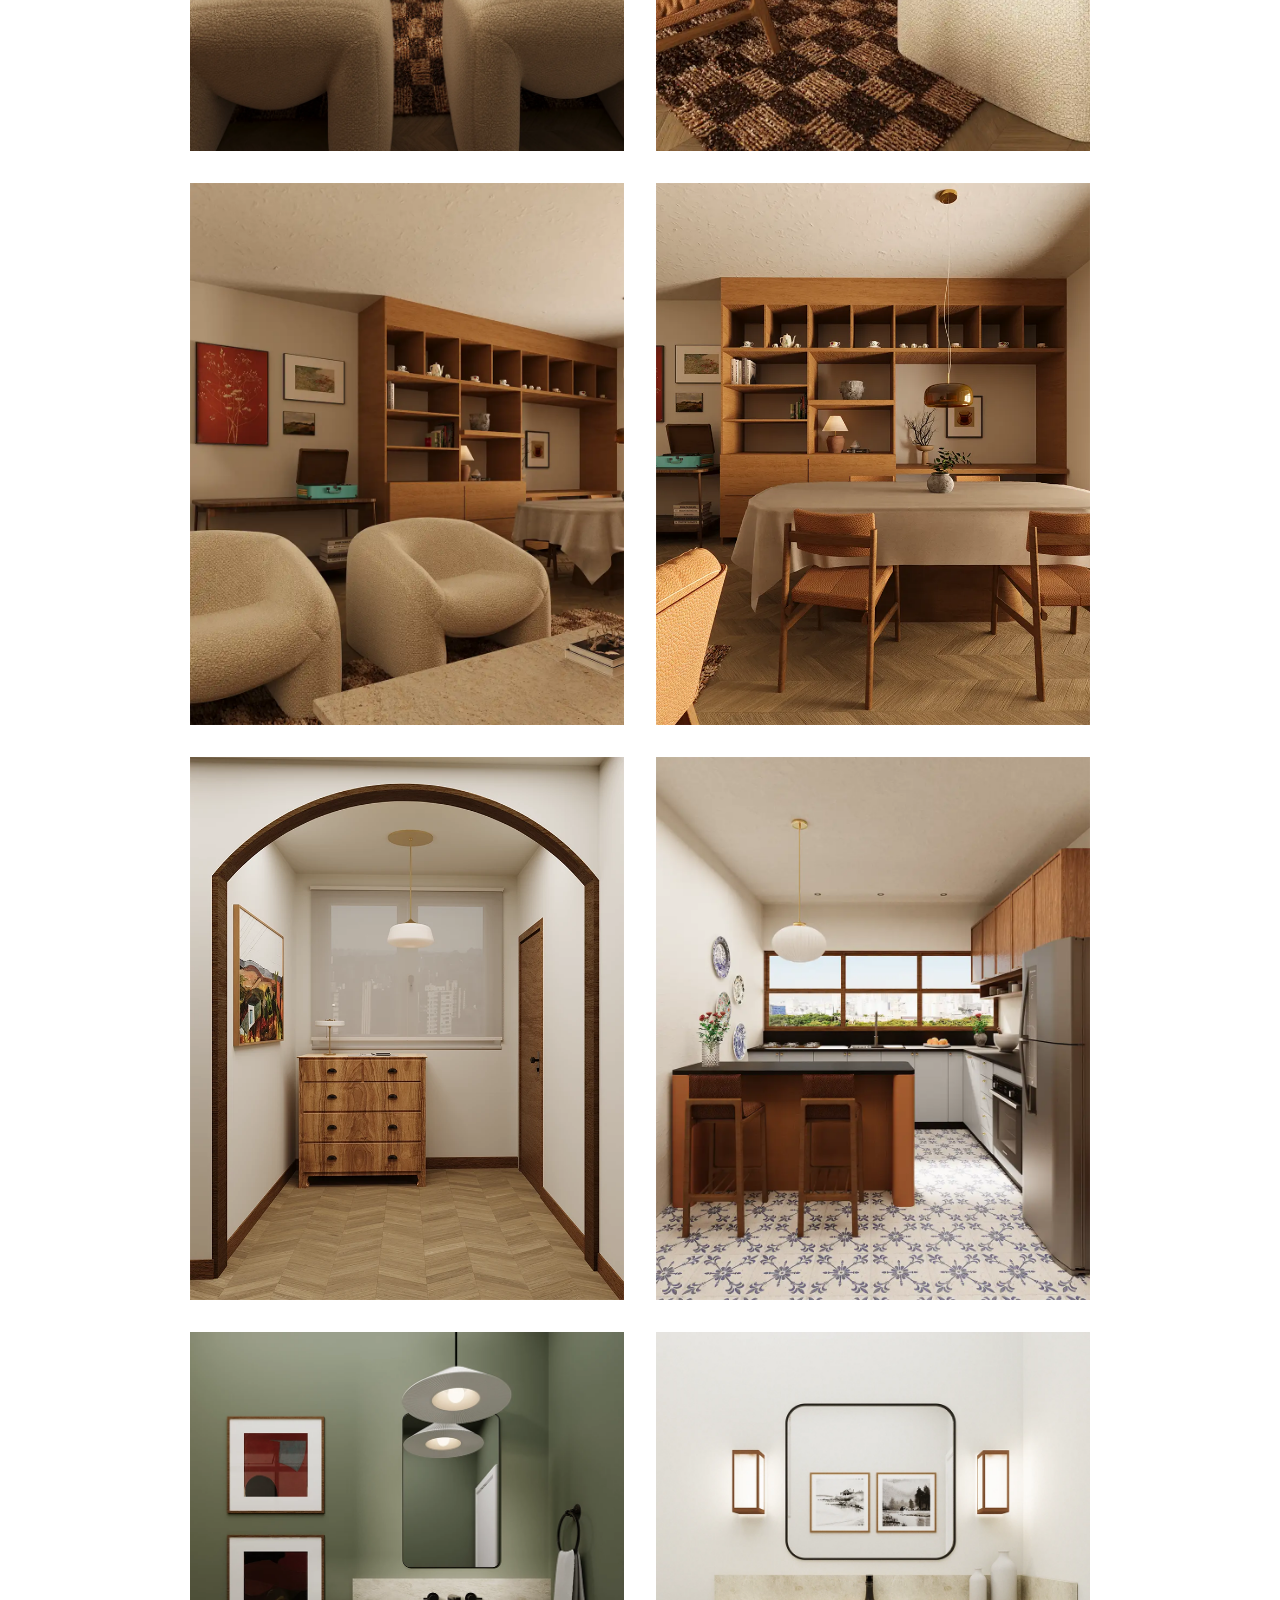
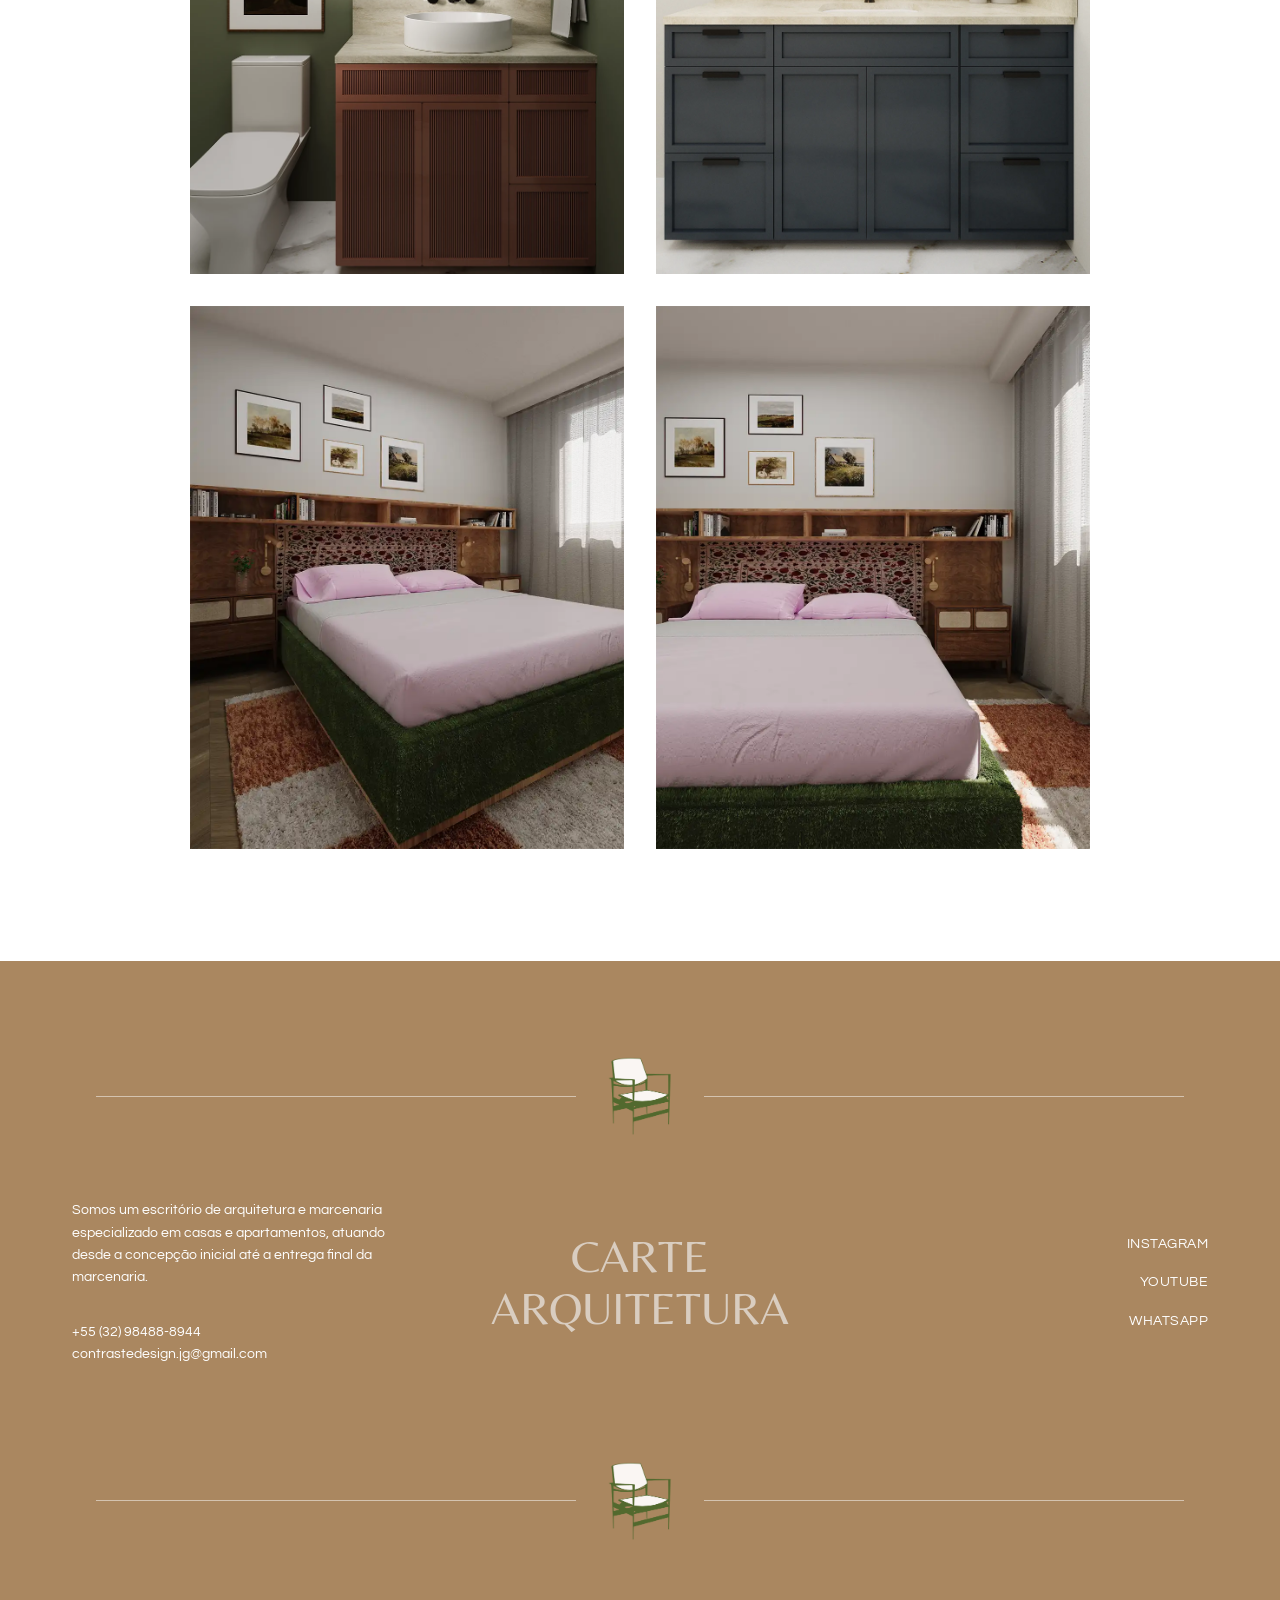
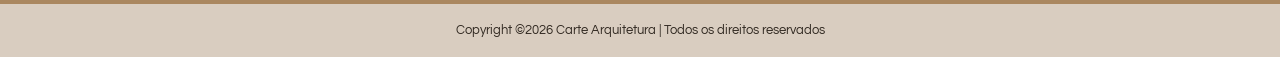
<file: projeto-3.html>
<!DOCTYPE html>
<html lang="pt-BR">
<head>
<!-- Google tag (gtag.js) -->
<script async src="https://www.googletagmanager.com/gtag/js?id=G-247QB3XGF3"></script>
<script>
  window.dataLayer = window.dataLayer || [];
  function gtag(){dataLayer.push(arguments);}
  gtag('js', new Date());

  gtag('config', 'G-247QB3XGF3');
</script>
<meta charset="UTF-8">
<meta name="viewport" content="width=device-width, initial-scale=1.0">
<title>Apartamento 201 | Carte Arquitetura</title>
<meta name="description" content="Projeto de design de interiores — Apartamento 201, por Carte Arquitetura.">
<link rel="canonical" href="https://cartearquitetura.com.br">

<link rel="preconnect" href="https://fonts.googleapis.com">
<link rel="preconnect" href="https://fonts.gstatic.com" crossorigin>
<link href="https://fonts.googleapis.com/css2?family=Belleza&family=Questrial&family=Caveat:wght@500;600&display=swap" rel="stylesheet">

<link rel="stylesheet" href="style.css">
<link rel="icon" type="image/png" href="imagens/favicon.png">
</head>
<body>

<!-- ===================== BARRA COMPACTA ===================== -->
<header class="hero hero--compact">
  <div class="hero__overlay" id="heroOverlay"></div>

<button class="menu-btn" id="menuBtn" aria-expanded="false" aria-controls="siteNav">
  <span></span>
  <span></span>
  <span></span>
</button>

  <a href="index.html" class="hero--compact__brand">Carte Arquitetura</a>

  <nav class="site-nav" id="siteNav">
    <div class="site-nav__links">
      <a href="index.html#home" class="nav-link">Home</a>
      <<a href="servicos.html" class="nav-link">Serviços</a>
      <a href="index.html#sobre" class="nav-link">Sobre</a>
      <a href="index.html#trabalho" class="nav-link">Portfolio</a>
      <a href="index.html#contato" class="nav-link">Contato</a>
    </div>
    <div class="site-nav__info">
      <p>Somos um escritório de arquitetura e marcenaria especializado em casas e apartamentos, atuando desde a concepção inicial até a entrega final da marcenaria.</p>
      <a href="index.html#contato" class="btn-round">contato</a>
    </div>
  </nav>
</header>

<!-- ===================== HERO DO PROJETO ===================== -->
<section class="projeto__hero">
  <div class="projeto__hero-image">
    <img src="apartamento 201/img 1.webp" alt="Projeto Carte Arquitetura">
  </div>
  <div class="projeto__hero-content">
    <h1>Apartamento 201</h1>
    <p class="projeto__tagline">Um apartamento da década de 1980, cheio de memórias e objetos da família</p>
    <p>Nossos clientes tinham um belíssimo apartamento da década de 1980, o objetivo foi criar um projeto único que unisse os móveis antigos da família com as novas peças contemporâneas</p>
    <p>As texturas, quadros e o tom da madeira foram cuidadosamente escolhidos para criar um espaço repleto de personalidade.</p>
  </div>
</section>

<!-- ===================== FICHA TÉCNICA ===================== -->
<section class="projeto__info">
  <div class="projeto__info-grid">
    <div>
      <h3>Localização</h3>
      <p>Juiz de Fora, MG</p>
    </div>
    <div>
      <h3>Tipo</h3>
      <p>Design de interiores residencial</p>
    </div>
    <div>
      <h3>O desafio e o escopo</h3>
      <p>Como adequar o apartamento às novas necessidades da família sem perder todas as memórias daquele espaço? A resposta foi um design feito com calma. Incorporamos pratos de viagens nas paredes da cozinha e determinamos a marcenaria e decoração de acordo com eles.</p>
    </div>
  </div>
</section>

<!-- ===================== DETALHES DO PROJETO ===================== -->
<section class="projeto__detail">
  <h2 class="section-title">Atenção a cada detalhe</h2>
  <p>Na cozinha, o primeiro detalhe que nos encantou foram as amplas janelas, uma característica marcante dos edifícios mais antigos. A partir delas, criamos um projeto que valoriza a luz natural e oferece um ambiente agradável para refeições.</p>
  <p>A tapeçaria aplicada atrás da cama do casal era um sonho deles - e logo se tornou nosso também - e foi selecionada com especial atenção à textura, paleta e proporção, assegurando integração visual com a marcenaria. A escolha dos tecidos da cama seguiu o mesmo rigor, resultando em um conjunto harmonioso e coerente com o restante do ambiente. Criamos nichos em cima da cama para guardar os livros e tornar mais fácil a rotina noturna.</p>
  <p>O piso de taquinho original do apartamento foi restaurado e os elementos originais das janelas, portas e detalhes foram preservados ao máximo.</p>

  <div class="projeto__gallery">
    <img src="apartamento 201/img2.webp" alt="Projeto Contraste Design">
    <img src="apartamento 201/img3.webp" alt="Projeto Contraste Design">
    <img src="apartamento 201/img4.webp" alt="Projeto Contraste Design">
    <img src="apartamento 201/img5.webp" alt="Projeto Contraste Design">
    <img src="apartamento 201/img6.webp" alt="Projeto Contraste Design">
    <img src="apartamento 201/img7.webp" alt="Projeto Contraste Design">
    <img src="apartamento 201/img8.webp" alt="Projeto Contraste Design">
    <img src="apartamento 201/img9.webp" alt="Projeto Contraste Design">
    <img src="apartamento 201/img10.webp" alt="Projeto Contraste Design">
    <img src="apartamento 201//img11.webp" alt="Projeto Contraste Design">
  </div>
</section>

<!-- ===================== FOOTER / CONTATO ===================== -->
<footer class="footer" id="contato">
  <div class="divider divider--light">
    <img src="imagens/favicon.png" alt="" class="divider__mark">
  </div>

  <div class="footer__content">
    <div class="footer__info">
      <p>Somos um escritório de arquitetura e marcenaria especializado em casas e apartamentos, atuando desde a concepção inicial até a entrega final da marcenaria.</p>
      <p class="footer__contact">
        <a href="tel:+5532984888944">+55 (32) 98488-8944</a><br>
        <a href="mailto:contrastedesign.jg@gmail.com">contrastedesign.jg@gmail.com</a>
      </p>
    </div>

    <div class="footer__wordmark">
      <h2>CARTE<br>ARQUITETURA</h2>
    </div>

    <div class="footer__social">
      <a href="https://www.instagram.com/contrastedesign.jg/" target="_blank" rel="noopener">Instagram</a>
      <a href="https://www.youtube.com/@contrastedesignjg" target="_blank" rel="noopener">Youtube</a>
      <a href="https://api.whatsapp.com/send/?phone=5532984888944&text&type=phone_number&app_absent=0" target="_blank" rel="noopener noreferrer">WhatsApp</a>
    </div>
  </div>

  <div class="divider divider--light">
    <img src="imagens/favicon.png" alt="" class="divider__mark">
  </div>

  <div class="footer__bottom">
    <p>Copyright ©2026 Carte Arquitetura | Todos os direitos reservados</p>
  </div>
</footer>

<script src="script.js"></script>
</body>
</html>
</file>
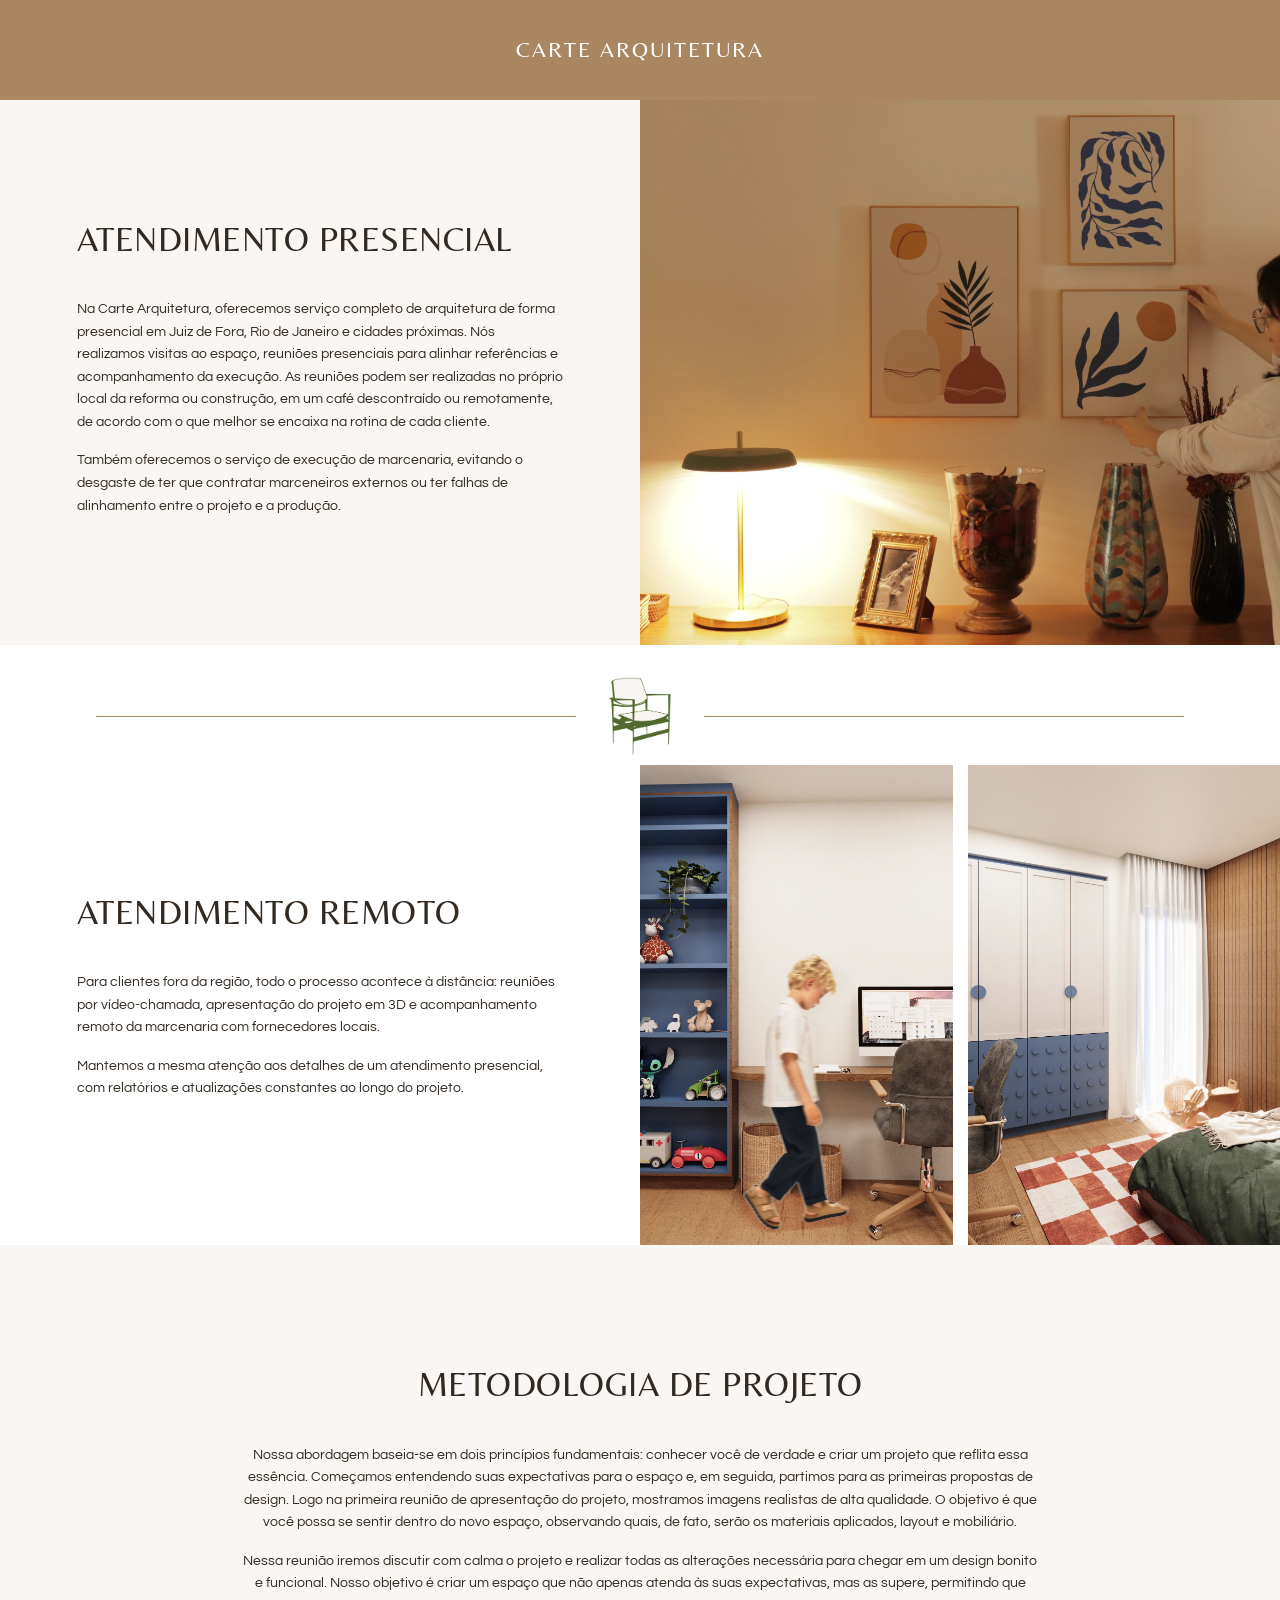
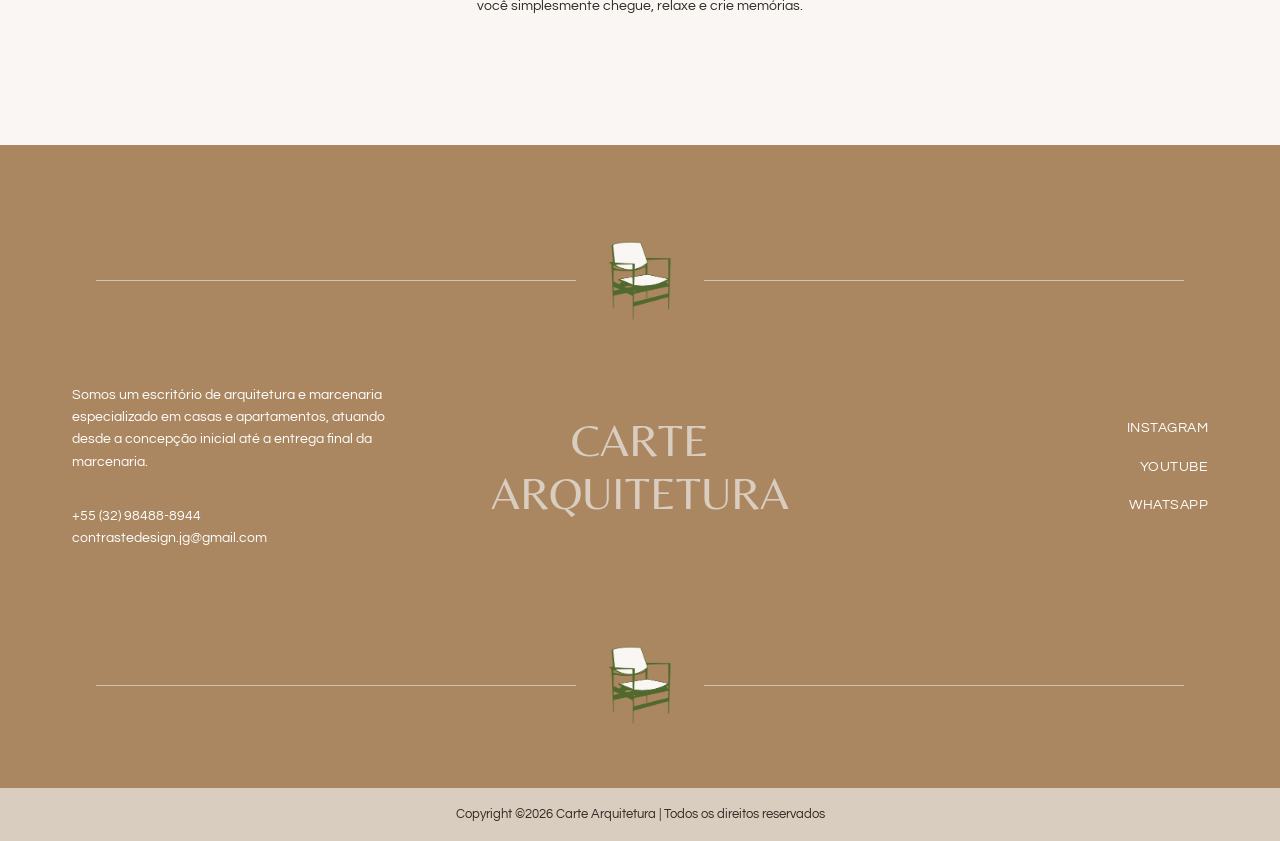
<file: servicos.html>
<!DOCTYPE html>
<html lang="pt-BR">
<head>
<!-- Google tag (gtag.js) -->
<script async src="https://www.googletagmanager.com/gtag/js?id=G-247QB3XGF3"></script>
<script>
  window.dataLayer = window.dataLayer || [];
  function gtag(){dataLayer.push(arguments);}
  gtag('js', new Date());

  gtag('config', 'G-247QB3XGF3');
</script>
<meta charset="UTF-8">
<meta name="viewport" content="width=device-width, initial-scale=1.0">
<title>Serviços | Carte Arquitetura</title>
<meta name="description" content="Conheça os serviços da Contraste Design: atendimento presencial, atendimento online e nossa metodologia de projeto.">
<link rel="canonical" href="https://cartearquitetura.com.br">
<link rel="preconnect" href="https://fonts.googleapis.com">
<link rel="preconnect" href="https://fonts.gstatic.com" crossorigin>
<link href="https://fonts.googleapis.com/css2?family=Belleza&family=Questrial&family=Caveat:wght@500;600&display=swap" rel="stylesheet">

<link rel="stylesheet" href="style.css">
<link rel="icon" type="image/png" href="imagens/favicon.png">
</head>
<body>

<!-- ===================== BARRA COMPACTA ===================== -->
<header class="hero hero--compact">
  <div class="hero__overlay" id="heroOverlay"></div>

<button class="menu-btn" id="menuBtn" aria-expanded="false" aria-controls="siteNav">
  <span></span>
  <span></span>
  <span></span>
</button>

  <a href="index.html" class="hero--compact__brand">Carte Arquitetura</a>

  <nav class="site-nav" id="siteNav">
    <div class="site-nav__links">
      <a href="index.html#home" class="nav-link">Home</a>
      <a href="servicos.html" class="nav-link">Serviços</a>
      <a href="index.html#sobre" class="nav-link">Sobre</a>
      <a href="index.html#trabalho" class="nav-link">Portfolio</a>
      <a href="index.html#contato" class="nav-link">Contato</a>
    </div>
    <div class="site-nav__info">
      <p>Somos um escritório de arquitetura e marcenaria especializado em casas e apartamentos, atuando desde a concepção inicial até a entrega final da marcenaria.</p>
      <a href="index.html#contato" class="btn-round">contato</a>
    </div>
  </nav>
</header>

<!-- ===================== ATENDIMENTO PRESENCIAL ===================== -->
<section class="svc-hero">
  <div class="svc-hero__text">
    <h2 class="section-title">ATENDIMENTO PRESENCIAL</h2>
    <p>Na Carte Arquitetura, oferecemos serviço completo de arquitetura de forma presencial em Juiz de Fora, Rio de Janeiro e cidades próximas. Nós realizamos visitas ao espaço, reuniões presenciais para alinhar referências e acompanhamento da execução. As reuniões podem ser realizadas no próprio local da reforma ou construção, em um café descontraído ou remotamente, de acordo com o que melhor se encaixa na rotina de cada cliente.</p>
    <p> Também oferecemos o serviço de execução de marcenaria, evitando o desgaste de ter que contratar marceneiros externos ou ter falhas de alinhamento entre o projeto e a produção. </p>
  </div>
  <div class="svc-hero__photo">
    <img src="serviços.webp" alt="Projeto 1">
</section>

<div class="divider">
  <img src="imagens/favicon.png" alt="Carte Arquitetura" class="divider__mark">
</div>

<!-- ===================== ATENDIMENTO ONLINE ===================== -->
<section class="svc-approach">
  <div class="svc-approach__text">
    <h2 class="section-title">ATENDIMENTO REMOTO</h2>
    <p>Para clientes fora da região, todo o processo acontece à distância: reuniões por vídeo-chamada, apresentação do projeto em 3D e acompanhamento remoto da marcenaria com fornecedores locais.</p>
    <p>Mantemos a mesma atenção aos detalhes de um atendimento presencial, com relatórios e atualizações constantes ao longo do projeto.</p>
  </div>
  <div class="svc-approach__images">
    <div><img src="serviços2.webp" alt="Projeto 1"></div>
    <div><img src="serviços3.webp" alt="Projeto 1"></div>
  </div>
</section>


<!-- ===================== METODOLOGIA DE PROJETO ===================== -->
<section class="svc-process">
  <div class="svc-process__inner">
    <h2 class="section-title">METODOLOGIA DE PROJETO</h2>
    <p>Nossa abordagem baseia-se em dois princípios fundamentais: conhecer você de verdade e criar um projeto que reflita essa essência. Começamos entendendo suas expectativas para o espaço e, em seguida, partimos para as primeiras propostas de design. Logo na primeira reunião de apresentação do projeto, mostramos imagens realistas de alta qualidade. O objetivo é que você possa se sentir dentro do novo espaço, observando quais, de fato, serão os materiais aplicados, layout e mobiliário.</p>
    <p>Nessa reunião iremos discutir com calma o projeto e realizar todas as alterações necessária para chegar em um design bonito e funcional. Nosso objetivo é criar um espaço que não apenas atenda às suas expectativas, mas as supere, permitindo que você simplesmente chegue, relaxe e crie memórias.</p>
  </div>
</section>

<!-- ===================== FOOTER / CONTATO ===================== -->
<footer class="footer" id="contato">
  <div class="divider divider--light">
    <img src="imagens/favicon.png" alt="" class="divider__mark">
  </div>

  <div class="footer__content">
    <div class="footer__info">
      <p>Somos um escritório de arquitetura e marcenaria especializado em casas e apartamentos, atuando desde a concepção inicial até a entrega final da marcenaria.</p>
      <p class="footer__contact">
        <a href="tel:+5532984888944">+55 (32) 98488-8944</a><br>
        <a href="mailto:contrastedesign.jg@gmail.com">contrastedesign.jg@gmail.com</a>
      </p>
    </div>

    <div class="footer__wordmark">
      <h2>CARTE<br>ARQUITETURA</h2>
    </div>

    <div class="footer__social">
      <a href="https://www.instagram.com/contrastedesign.jg/" target="_blank" rel="noopener">Instagram</a>
      <a href="https://www.youtube.com/@contrastedesignjg" target="_blank" rel="noopener">Youtube</a>
      <a href="https://api.whatsapp.com/send/?phone=5532984888944&text&type=phone_number&app_absent=0" target="_blank" rel="noopener noreferrer">WhatsApp</a>
    </div>
  </div>

  <div class="divider divider--light">
    <img src="imagens/favicon.png" alt="" class="divider__mark">
  </div>

  <div class="footer__bottom">
    <p>Copyright ©2026 Carte Arquitetura | Todos os direitos reservados</p>
  </div>
</footer>

<script src="script.js"></script>
</body>
</html>
</file>
<file: style.css>
/* =========================================================
   CONTRASTE DESIGN — style.css
   Fontes: Belleza (títulos), Questrial (texto), AC Real Adult (script)
   ========================================================= */

:root {
  --color-primary: #aa8760;   /* laranja / tan principal */
  --color-primary-dark: #93714f;
  --color-white: #ffffff;
  --color-light: #d9cdc0;     /* laranja claro */
  --color-gray: #cecdd4;      /* cinza */
  --color-text: #322a22;      /* marrom escuro para texto — não fazia parte da paleta enviada, ajuste se quiser outro tom */
  --color-text-inverse: #ffffff;

  --font-display: 'Belleza', 'Georgia', serif;
  --font-body: 'Questrial', 'Helvetica Neue', Arial, sans-serif;
  /* "AC Real Adult" é uma fonte exclusiva da biblioteca do Canva — não encontrei
     uma versão dela liberada para uso em sites (self-host). Caveat entra como
     substituta visualmente parecida até você confirmar se existe um arquivo
     de fonte licenciado para usar fora do Canva. */
  --font-script: 'AC Real Adult', 'Caveat', cursive;

  --max-width: 1200px;
  --space-xs: 8px;
  --space-sm: 16px;
  --space-md: 32px;
  --space-lg: 64px;
  --space-xl: 112px;
}

* { box-sizing: border-box; margin: 0; padding: 0; }

html { scroll-behavior: smooth; }

body {
  font-family: var(--font-body);
  color: var(--color-text);
  line-height: 1.6;
  background: var(--color-white);
  overflow-x: hidden;
}

img { max-width: 100%; display: block; }

a { color: inherit; text-decoration: none; }

.section-title {
  font-family: var(--font-display);
  font-size: clamp(24px, 3vw, 34px);
  font-weight: 400;
  letter-spacing: .5px;
}

.script-title {
  font-family: var(--font-script);
  font-size: clamp(28px, 3.5vw, 40px);
  font-weight: 400;
  text-align: center;
  margin-bottom: var(--space-md);
}

/* =========================================================
   DIVISOR (linha + selo "G")
   ========================================================= */
.divider {
  display: flex;
  align-items: center;
  justify-content: center;
  padding: var(--space-md) var(--space-md) 0;
}
.divider::before,
.divider::after {
  content: '';
  flex: 1;
  height: 1px;
  background: var(--color-primary);
  max-width: 480px;
}
.divider__mark {
  width: 64px;
  margin: 0 var(--space-md);
  flex-shrink: 0;
}
.divider--light::before,
.divider--light::after {
  background: rgba(255, 255, 255, .5);
}

/* =========================================================
   HERO / HEADER
   ========================================================= */
.hero {
  position: relative;
  min-height: 100vh;
  background: url('hero-bg.webp') center / cover no-repeat;
  overflow: hidden;
}

.hero__overlay {
  position: absolute;
  inset: 0;
  background: rgba(20, 15, 10, .55);
  opacity: 0;
  transition: opacity .45s ease;
  pointer-events: none;
}
.hero.is-open .hero__overlay { opacity: 1; }

.menu-btn {
  position: absolute;
  top: 0;
  left: clamp(24px, 8vw, 100px);
  background: var(--color-primary);
  color: var(--color-white);
  border: none;
  padding: clamp(22px, 3.2vw, 32px) clamp(28px, 4vw, 10px);
  font-family: var(--font-display);
  font-weight: 400;
  font-size: clamp(17px, 2vw, 40px);
  line-height: 1.3;
  letter-spacing: 1px;
  text-transform: uppercase;
  cursor: pointer;
  z-index: 20;
  transition: background .25s ease;
}
.menu-btn:hover { background: var(--color-primary-dark); }

.hero__headline {
  position: absolute;
  top: 46%;
  left: 50%;
  transform: translate(-50%, -50%);
  width: 90%;
  max-width: 700px;
  text-align: center;
  color: var(--color-white);
  z-index: 3;
  transition: opacity .3s ease;
}
.hero__headline h1 {
  font-family: var(--font-display);
  font-weight: 400;
  font-size: clamp(44px, 7.5vw, 70px);
  line-height: 1.15;
}
.hero__headline p {
  font-family: var(--font-body);
  letter-spacing: 6px;
  font-size: clamp(15px, 1.8vw, 24px);
  margin-top: 2px;
}

/* menu lateral (off-canvas) */
.site-nav {
  position: absolute;
  top: 0;
  right: 0;
  height: 100%;
  display: flex;
  transform: translateX(100%);
  transition: transform .5s cubic-bezier(.4, 0, .2, 1);
  z-index: 15;
}
.hero.is-open .site-nav { transform: translateX(0); }

.site-nav__links {
  background: var(--color-primary);
  width: clamp(140px, 16vw, 200px);
  flex-shrink: 0;
  padding: clamp(32px, 8vw, 64px) clamp(20px, 3vw, 36px);
  display: flex;
  flex-direction: column;
  justify-content: center;
  align-items: center;
  text-align: center;
  gap: clamp(20px, 4vh, 34px);
}
.site-nav__links .nav-link {
  color: var(--color-white);
  font-family: var(--font-display);
  font-weight: 400;
  font-size: clamp(19px, 2.2vw, 20px);
  letter-spacing: .6px;
  text-transform: uppercase;
}
.site-nav__links .nav-link:hover { opacity: .75; }

.site-nav__info {
  background: var(--color-light);
  width: clamp(170px, 20vw, 230px);
  flex-shrink: 0;
  padding: clamp(28px, 6vw, 40px) clamp(20px, 2.5vw, 28px);
  display: flex;
  flex-direction: column;
  justify-content: center;
  align-items: center;
  text-align: left;
  gap: var(--space-md);
}
.site-nav__info p {
  font-size: clamp(12px, 1.1vw, 14px);
  color: var(--color-text);
}
.btn-round {
  align-self: center;
  width: fit-content;
  padding: 14px 34px;
  border-radius: 999px;
  border: 1px solid var(--color-text);
  display: flex;
  align-items: center;
  justify-content: center;
  font-size: clamp(12px, 1vw, 14px);
  text-transform: lowercase;
  white-space: nowrap;
  transition: background .2s ease;
}
.btn-round:hover { background: rgba(50, 42, 34, .08); }

/* =========================================================
   INTRO (texto + selo)
   ========================================================= */
.intro {
  max-width: var(--max-width);
  margin: 0 auto;
  padding: 0 var(--space-md) var(--space-md);
  text-align: center;
}
.intro__content { padding-top: var(--space-lg); }
.intro__content h2 {
  font-family: var(--font-display);
  font-weight: 350;
  font-size: clamp(24px, 3.6vw, 40px);
  line-height: 1;
  text-transform: uppercase;
  max-width: 900px;
  margin: 0 auto var(--space-lg);
}
.intro__content p {
  max-width: 800px;
  margin: 0 auto 12px;
  font-size: clamp(14px, 1.1vw, 16px);
  color: var(--color-text);
  line-height: 1.4;
}

/* =========================================================
   NOSSO TRABALHO
   ========================================================= */
.trabalho {
  max-width: 100%;
  margin: 0 auto;
  padding: var(--space-sm) var(--space-md) var(--space-lg);
  text-align: center;
  background: #faf6f3;
}
.trabalho__grid,
.trabalho .section-title {
  max-width: var(--max-width);
  margin-left: auto;
  margin-right: auto;
}
.trabalho .section-title { margin-bottom: var(--space-md); }
 
.trabalho__grid {
  display: grid;
  grid-template-columns: repeat(3, 1fr);
  gap: var(--space-md);
}
.trabalho__item {
  background: var(--color-light);
  aspect-ratio: 3 / 4;
  display: flex;
  align-items: center;
  justify-content: center;
  font-family: var(--font-body);
  font-size: 14px;
  letter-spacing: 1px;
  color: var(--color-text);
  transition: opacity .25s ease;
}
.trabalho__item:hover { opacity: .8; }
.trabalho__item img,
.sobre__image-main img,
.sobre__thumb img {
  width: 100%;
  height: 100%;
  object-fit: cover;
}

/* =========================================================
   DEPOIMENTOS (Palavras gentis)
   ========================================================= */
.depoimentos {
  max-width: var(--max-width);
  margin: 0 auto;
  padding: 0 var(--space-md) var(--space-xl);
}
.depoimentos__card {
  background: var(--color-gray);
  border: 1px solid var(--color-text);
  padding: var(--space-lg) var(--space-md);
  min-height: 85vh;
  display: flex;
  flex-direction: column;
  justify-content: center;
}
.depoimentos__grid {
  display: grid;
  grid-template-columns: repeat(2, 1fr);
  gap: var(--space-lg);
}
.depoimentos__grid blockquote p {
  font-size: clamp(14px, 1.1vw, 17px);
  margin-bottom: var(--space-sm);
}
.depoimentos__grid cite {
  font-style: normal;
  font-family: var(--font-body);
}

/* =========================================================
   SOBRE CONTRASTE DESIGN
   ========================================================= */
.sobre {
  display: flex;
  flex-wrap: wrap;
  align-items: stretch;
  background: #faf6f3;
}
.sobre__image-main {
  flex: 1 1 380px;
  max-width: 35%;
  margin-left: var(--space-lg);
  align-self: center;
  aspect-ratio: 4 / 5;
  background: #faf6f3;
  padding: 15px;
  box-sizing: border-box;
  display: flex;
  align-items: center;
  justify-content: center;
  font-size: 14px;
  letter-spacing: 1px;
}
.sobre__content {
  flex: 1 1 480px;
  background: #faf6f3;
  padding: var(--space-lg) clamp(var(--space-md), 6vw, var(--space-xl)) var(--space-lg) clamp(var(--space-md), 6vw, var(--space-xl));
}
.sobre__content .section-title { margin-bottom: var(--space-md); }
.sobre__thumbs {
  display: grid;
  grid-template-columns: repeat(2, 1fr);
  gap: var(--space-sm);
  margin-bottom: var(--space-md);
}
.sobre__thumb {
  background: var(--color-light);
  aspect-ratio: 1 / 1;
  display: flex;
  align-items: center;
  justify-content: center;
  font-size: 13px;
  letter-spacing: 1px;
}
.sobre__content p {
  font-size: clamp(14px, 1.1vw, 16px);
}

/* =========================================================
   NOSSOS SERVIÇOS
   ========================================================= */
.servicos {
  position: relative;
  display: flex;
  flex-wrap: wrap;
}
.servicos__photo {
  flex: 1 1 380px;
  min-height: 520px;
  background: url('servicos-bg.jpg') center / cover no-repeat;
}
.servicos__panel {
  flex: 1 1 380px;
  min-height: 520px;
  background: var(--color-light);
  padding: 92px 6% 70px;
  display: flex;
  justify-content: flex-end;
  align-items: flex-start;
}
.servicos__card {
  position: relative;
  margin: -230px auto 0;
  max-width: 800px;
  width: calc(100% - var(--space-md) * 2);
  background: #faf6f0;
   padding: 42px 65px;
  text-align: center;
  z-index: 2;
}
.servicos__card p {
  font-size: clamp(14px, 1.1vw, 16px);
  line-height: 1.5;
  margin-bottom: 26px;
}
.servicos__card p:last-child { margin-bottom: 0; }

/* =========================================================
   FOOTER / CONTATO
   ========================================================= */
.footer {
  background: var(--color-primary);
  color: var(--color-white);
  padding-top: var(--space-lg);
}
.footer__content {
  max-width: var(--max-width);
  margin: 0 auto;
  padding: var(--space-lg) var(--space-md);
  display: grid;
  grid-template-columns: 1fr 1.2fr 1fr;
  gap: var(--space-md);
  align-items: center;
}
.footer__info p { font-size: 14px; max-width: 320px; }
.footer__contact { margin-top: var(--space-md); font-size: 14px; }
.footer__contact a { display: inline-block; }
.footer__contact a:hover { opacity: .8; }

.footer__wordmark { text-align: center; }
.footer__wordmark h2 {
  font-family: var(--font-display);
  font-weight: 400;
  font-size: clamp(30px, 4vw, 46px);
  line-height: 1.15;
  color: var(--color-light);
}
.footer__wordmark p {
  letter-spacing: 5px;
  font-size: 13px;
  margin-top: 8px;
}

.footer__social {
  display: flex;
  flex-direction: column;
  gap: var(--space-sm);
  text-align: right;
  font-size: 14px;
  letter-spacing: .5px;
  text-transform: uppercase;
}
.footer__social a:hover { opacity: .8; }

.footer__bottom {
  background: var(--color-light);
  color: var(--color-text);
  text-align: center;
  padding: var(--space-sm);
  font-size: 13px;
  margin-top: var(--space-lg);
}

/* =========================================================
   BARRA COMPACTA (páginas internas — projeto-x.html)
   O mesmo .hero, só que baixinho e sem foto de fundo.
   O menu (overlay + site-nav) vira "fixed" pra cobrir a tela
   inteira mesmo com a barra sendo pequena.
   ========================================================= */
.hero--compact {
  min-height: auto;
  height: 100px;
  background: var(--color-primary);
  overflow: visible;
}
.hero--compact .menu-btn {
  top: 50%;
  transform: translateY(-50%);
}
.hero--compact__brand {
  position: absolute;
  top: 50%;
  left: 50%;
  transform: translate(-50%, -50%);
  color: var(--color-white);
  font-family: var(--font-display);
  font-size: clamp(16px, 2vw, 22px);
  letter-spacing: 2px;
  text-transform: uppercase;
}
.hero--compact .hero__overlay,
.hero--compact .site-nav {
  position: fixed;
}
.hero--compact .hero__overlay { inset: 0; }
.hero--compact .site-nav { top: 0; height: 100vh; }
 
/* =========================================================
   PÁGINA DE PROJETO (projeto-1.html, projeto-2.html, projeto-3.html)
   ========================================================= */
.projeto__back {
  display: inline-block;
  padding: var(--space-sm) var(--space-md) 0;
  font-size: 13px;
  letter-spacing: .5px;
  color: var(--color-text);
}
.projeto__back:hover { opacity: .7; }
 
.projeto__hero {
  display: flex;
  flex-wrap: wrap;
}
.projeto__hero-image {
  flex: 1 1 420px;
  height: 500px;
  background: var(--color-light);
  display: flex;
  align-items: center;
  justify-content: center;
  font-size: 14px;
  letter-spacing: 1px;
  color: var(--color-text);
}
.projeto__hero-image img { width: 100%; height: 100%; object-fit: cover; }
.projeto__hero-content {
  flex: 1 1 420px;
  padding: var(--space-xl) clamp(var(--space-md), 6vw, var(--space-xl));
  display: flex;
  flex-direction: column;
  justify-content: center;
}
.projeto__hero-content h1 {
  font-family: var(--font-display);
  font-weight: 400;
  font-size: clamp(30px, 3.6vw, 44px);
  line-height: 1.2;
  margin-bottom: var(--space-sm);
}
.projeto__tagline {
  font-family: var(--font-display);
  font-style: italic; /* Belleza pode não ter itálico de verdade — o navegador inclina a fonte por conta própria */
  font-size: clamp(16px, 1.6vw, 20px);
  color: var(--color-primary-dark);
  margin-bottom: var(--space-md);
}
.projeto__hero-content p {
  margin-bottom: var(--space-sm);
  font-size: clamp(14px, 1.1vw, 16px);
}
 
.projeto__info {
  background: #faf6f3;
  border-top: 1px solid var(--color-light);
  border-bottom: 1px solid var(--color-light);
  padding: 32px var(--space-md);
}
.projeto__info-grid {
  max-width: var(--max-width);
  margin: 0 auto;
  display: grid;
  grid-template-columns: repeat(3, 1fr);
  gap: var(--space-md);
}
.projeto__info-grid h3 {
  font-family: var(--font-display);
  font-style: italic;
  font-weight: 400;
  font-size: clamp(17px, 1.6vw, 20px);
  margin-bottom: var(--space-sm);
}
.projeto__info-grid p { font-size: clamp(14px, 1.05vw, 16px); }
 
.projeto__detail {
  max-width: var(--max-width);
  margin: 0 auto;
  padding: var(--space-xl) var(--space-md);
  padding-top: 20px;
}
.projeto__detail .section-title { margin-bottom: var(--space-md); }
.projeto__detail p {
  margin-bottom: var(--space-sm);
  font-size: clamp(14px, 1.1vw, 16px);
  max-width: 820px;
}
 
.projeto__gallery {
  display: grid;
  grid-template-columns: repeat(2, 1fr);
  gap: var(--space-md);
  margin: var(--space-lg) auto 0;
  max-width: 900px;
}
.projeto__gallery-item {
  background: var(--color-light);
  aspect-ratio: 4 / 3;
  display: flex;
  align-items: center;
  justify-content: center;
  font-size: 14px;
  letter-spacing: 1px;
  color: var(--color-text);
}
.projeto__gallery-item img { width: 100%; height: 100%; object-fit: cover; }
 
/* =========================================================
   PÁGINA DE SERVIÇOS (servicos.html)
   ========================================================= */
.svc-hero {
  display: flex;
  flex-wrap: wrap;
}
.svc-hero__text {
  flex: 1 1 420px;
  background: #faf6f3;
  padding: var(--space-xl) clamp(var(--space-md), 6vw, var(--space-xl));
  display: flex;
  flex-direction: column;
  justify-content: center;
}
.svc-hero__text h2 { margin-bottom: var(--space-md); }
.svc-hero__text p {
  font-size: clamp(14px, 1.1vw, 16px);
  margin-bottom: var(--space-sm);
}
.svc-hero__photo {
  flex: 1 1 420px;
  min-height: 480px;
  background: var(--color-primary);
  display: flex;
  align-items: center;
  justify-content: center;
  color: var(--color-white);
  font-size: 14px;
  letter-spacing: 1px;
}
.svc-hero__photo img { width: 100%; height: 100%; object-fit: cover; }
 
.svc-approach {
  display: flex;
  flex-wrap: wrap;
  background: #ffffff;
}
.svc-approach__text {
  flex: 1 1 420px;
  padding: var(--space-xl) clamp(var(--space-md), 6vw, var(--space-xl));
  display: flex;
  flex-direction: column;
  justify-content: center;
}
.svc-approach__text h2 { margin-bottom: var(--space-md); }
.svc-approach__text p {
  font-size: clamp(14px, 1.1vw, 16px);
  margin-bottom: var(--space-sm);
}
.svc-approach__images {
  flex: 1 1 420px;
  display: flex;
  gap: 15px;
  margin-top: 10px;
}
.svc-approach__images > div {
  flex: 1;
  min-height: 480px;
  background: var(--color-light);
  display: flex;
  align-items: center;
  justify-content: center;
  font-size: 13px;
  letter-spacing: 1px;
  color: var(--color-text);
}
.svc-approach__images img { width: 100%; height: 100%; object-fit: cover; }
 
.svc-process {
  background: #faf6f3;
  padding: var(--space-xl) var(--space-md);
  text-align: center;
}
.svc-process__inner {
  max-width: 800px;
  margin: 0 auto;
}
.svc-process h2 { margin-bottom: var(--space-md); }
.svc-process p {
  font-size: clamp(14px, 1.1vw, 16px);
  margin-bottom: var(--space-sm);
}
 
/* =========================================================
   RESPONSIVO
   ========================================================= */
@media (max-width: 900px) {
  .site-nav__links { width: 130px; }
  .site-nav__info { width: 160px; }
 
  .trabalho__grid { grid-template-columns: 1fr; }
  .depoimentos__grid { grid-template-columns: 1fr; gap: var(--space-md); }
 
  /* Em telas pequenas o esquema "tela cheia" fica apertado demais —
     volta ao fluxo normal, empilhado, com altura livre. */
  .servicos { height: auto; overflow: visible; }
  .servicos__photo,
  .servicos__panel { height: auto; min-height: 360px; }
  .servicos__panel { justify-content: flex-start; }
  .servicos__card {
    position: static;
    transform: none;
    margin: var(--space-md) auto 0;
    max-height: none;
  }
 
  .footer__content {
    grid-template-columns: 1fr;
    text-align: center;
  }
  .footer__info p { margin: 0 auto; }
  .footer__social { text-align: center; }
 
  .projeto__info-grid { grid-template-columns: 1fr; gap: var(--space-md); text-align: center; }
  .projeto__gallery { grid-template-columns: 1fr; }
 
  .svc-approach__images { flex-direction: column; }
}
 
@media (max-width: 560px) {
  .menu-btn { padding: 20px 26px; font-size: 18px; }
  .site-nav { width: 100%; }
  .site-nav__links { width: 50%; padding: 24px 16px; gap: 18px; }
  .site-nav__info { width: 50%; padding: 20px 14px; }

  .hero--compact {
  height: auto;
  padding: 22px 0;
  display: flex;
  flex-direction: column;
  align-items: center;
  gap: 14px;
}
.hero--compact__brand {
  position: static;
  transform: none;
  font-size: 18px;
}
.hero--compact .menu-btn {
  position: static;
  transform: none;
  display: flex;
  flex-direction: column;
  justify-content: center;
  align-items: center;
  gap: 5px;
  width: 32px;
  height: 32px;
  padding: 0;
  background: transparent;
}
.hero--compact .menu-btn span {
  display: block;
  width: 26px;
  height: 2px;
  background: var(--color-white);
}

  .sobre__image-main { display: none; }

  .servicos__panel {
  justify-content: center;
  text-align: center;
  padding-bottom: 16px;
  background: #faf6f0;
  min-height: auto;
}
  .servicos__card {
    padding: 16px 15px 20px;
    margin-top: 0;
  }
}
</file>
